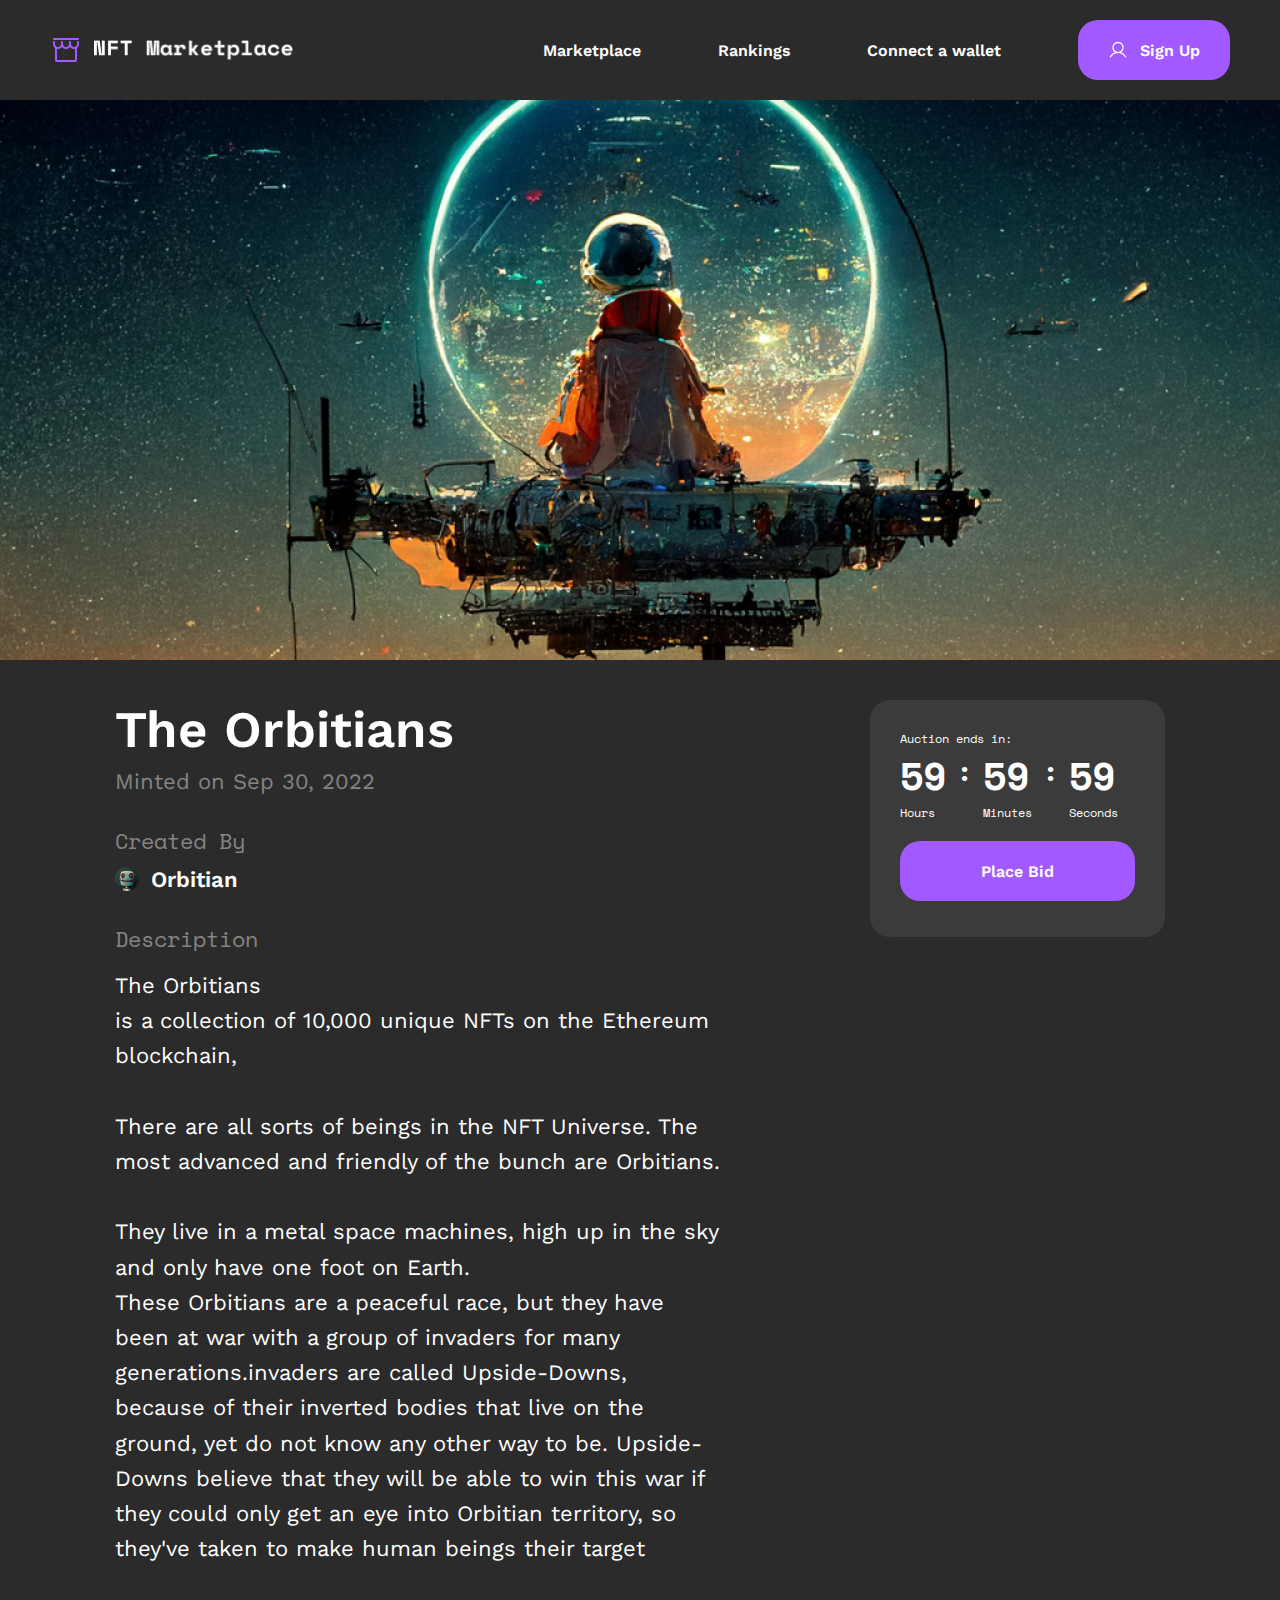
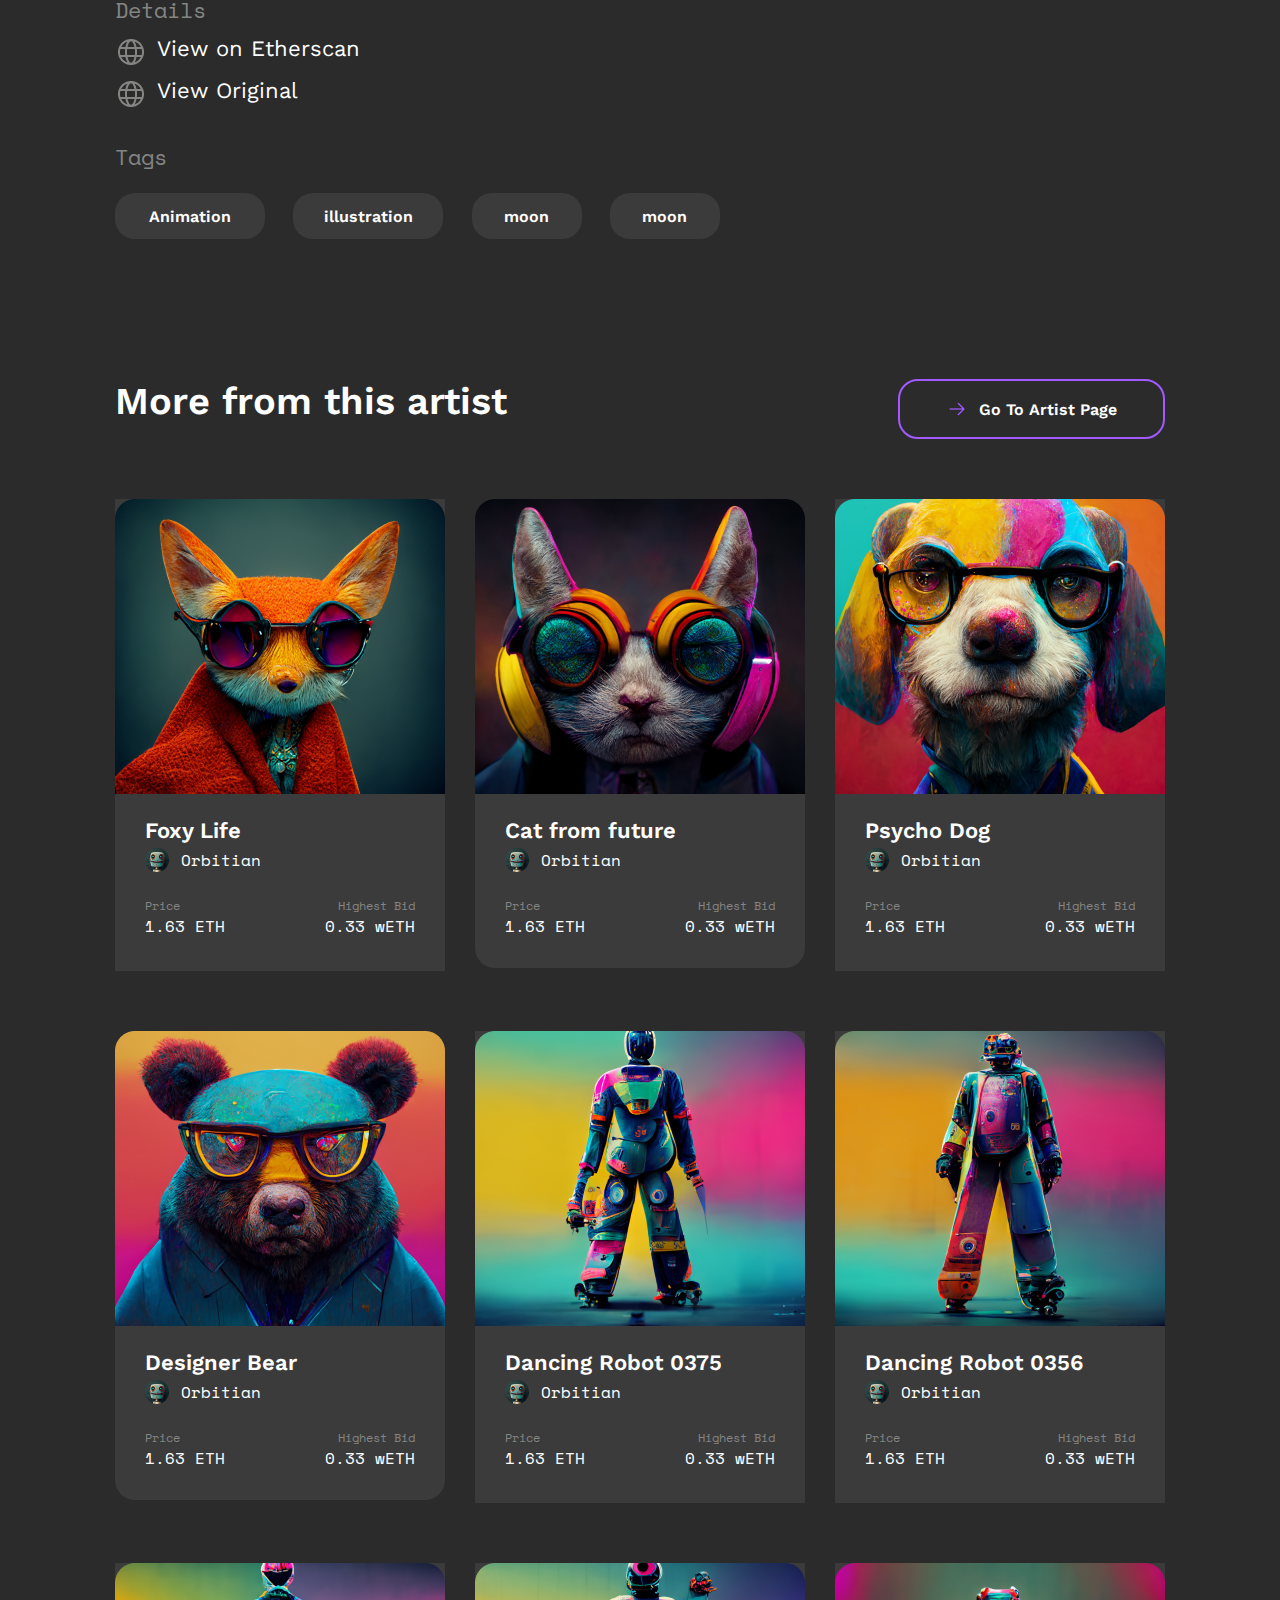
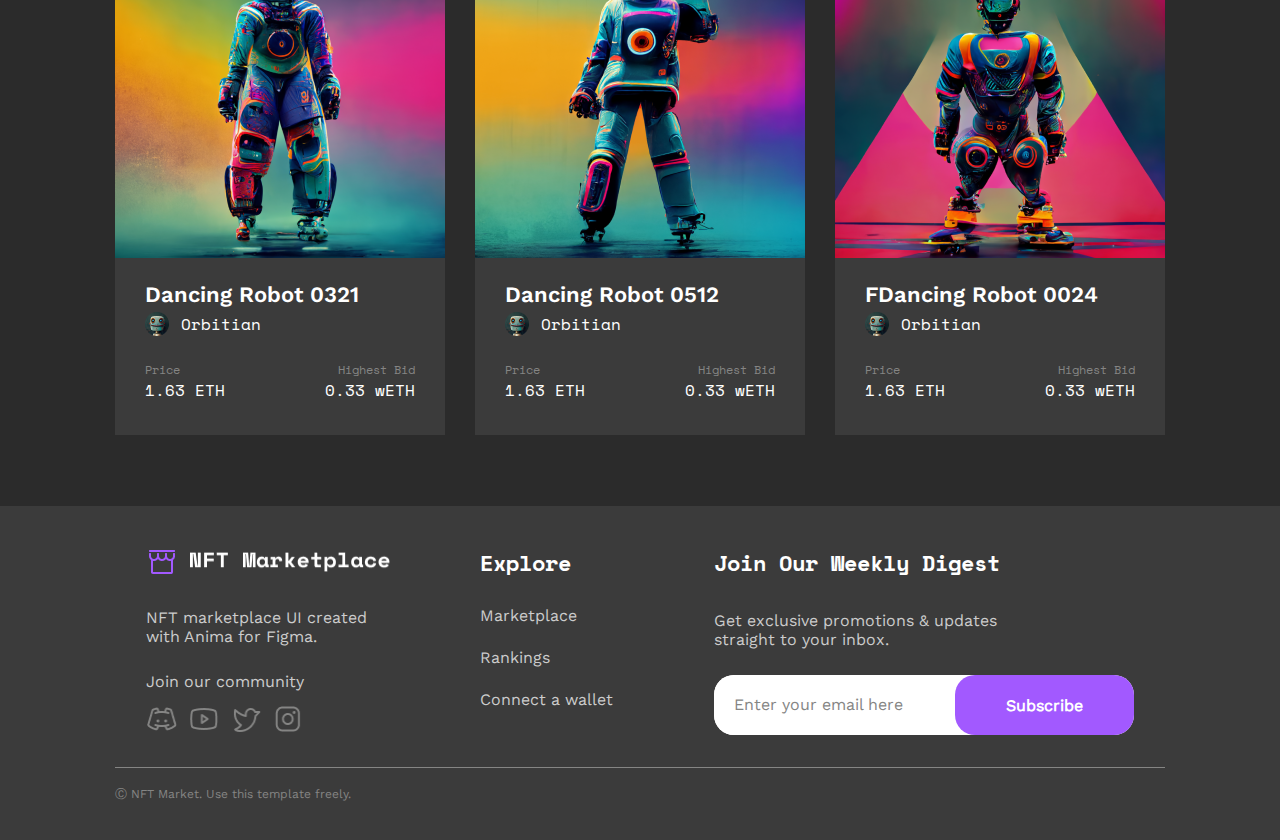
<file: index.html>
<!DOCTYPE html>
<html lang="en">
<head>
    <meta charset="UTF-8">
    <meta name="viewport" content="width=device-width, initial-scale=1.0">
    <link rel="stylesheet" href="style.css">
    <title>NFT page</title>
</head>
<body>
    <!--header start-->
    <header>
        <!--site logo-->
        <a class="header_image" href="index.html">
            <img class="image_logo_1" src="image/Storefront.png" alt="Storefront">
            <img class="image_logo_2" src="image/NFT Marketplace.png" alt="NFT">
        </a>
        <!--site logo end-->
        <!--menu navbar-->
        <nav class="navbar_menu">
            <a href="marketplace.html">Marketplace</a>
            <a href="rakings.html">Rankings</a>
            <a href="#">Connect a wallet</a>
            <button class="sign_up" type="button"><img class="sign_up_image" src="image/User.png" alt="User"> Sign Up</button>
        </nav>
        <!--menu navbar end-->
        <!--mobile version-->
        <a class="image_burger_menu" href=""><img src="image/Burger Menu.png" alt="burger_menu"></a>
    </header>
    <!--header end-->  
    <!--main start-->
    <main>
        <!--image-->
        <div class="section_1"></div>
        <!--image end-->
        <div class="section_2">
            <!--information text box and auction clock-->
            <div class="box_1">
                <div class="information_box">
                    <h1 class="the_orbitians">The Orbitians</h1>
                    <p class="paragrafi_1">Minted on Sep 30, 2022</p>
                    <div id="mobile_version" class="auction_timer">
                        <p class="auction_ends_in">Auction ends in:</p>
                        <div class="time_box">
                            <div class="time">
                                <p class="namber">59</p>
                                <p class="auction_ends_in">Hours</p>
                            </div>
                            <p class="orwertili">:</p>
                            <div class="time">
                                <p class="namber">59</p>
                                <p class="auction_ends_in">Minutes</p>
                            </div>
                            <p class="orwertili">:</p>
                            <div class="time">
                                <p class="namber">59</p>
                                <p class="auction_ends_in">Seconds</p>
                            </div>
                        </div>
                        <button class="place_bid" type="button">Place Bid</button>
                    </div>
                    <h4 class="h4_text">Created By</h4>
                    <div class="image_orbitian_box">
                        <img class="image_avatar" src="image/Avatar.png" alt="image_avatar">
                        <p class="paragrafi_orbitian">Orbitian</p>
                    </div>
                    <div id="mobile_dish_studio" class="image_orbitian_box">
                        <img class="image_avatar" src="image/Avatar 2.png" alt="image_avatar">
                        <p class="paragrafi_orbitian">Dish Studio</p>
                    </div>
                    <h4 class="h4_text">Description</h4>
                    <div class="box_paragraf_text">
                        <p class="box_paragraf_text_style">The Orbitians<br>
                            is a collection of 10,000 unique NFTs on the Ethereum blockchain,<br><br>There are all sorts of beings in the NFT Universe. The most advanced and friendly of the bunch are Orbitians. <br><br>They live in a metal space machines, high up in the sky and only have one foot on Earth.<br>
                            These Orbitians are a peaceful race, but they have been at war with a group of invaders for many generations.invaders are called Upside-Downs, because of their inverted bodies that live on the ground, yet do not know any other way to be. Upside-Downs believe that they will be able to win this war if they could only get an eye into Orbitian territory, so they've taken to make human beings their target
                        </p>
                    </div>
                    <h4 class="h4_text">Details</h4>
                    <div class="image_and_text_box">
                        <img class="image_globe" src="image/Globe.png" alt="globe">
                        <p class="paragrafi_2">View on Etherscan</p>
                    </div>
                    <div class="image_and_text_box">
                        <img class="image_globe" src="image/Globe.png" alt="globe">
                        <p class="paragrafi_2">View Original</p>
                    </div>
                    <h4 class="h4_text">Tags</h4>
                    <div class="tegs_box">
                        <div class="animation_box">
                            <p class="tegs_box_text_style">Animation</p>
                        </div>
                        <div id="illustration_box" class="animation_box">
                            <p class="tegs_box_text_style">illustration</p>
                        </div>
                        <div class="moon_box">
                            <p class="tegs_box_text_style">moon</p>
                        </div>
                        <div class="moon_box">
                            <p class="tegs_box_text_style">moon</p>
                        </div>
                    </div>
                </div>
                <div class="auction_timer">
                    <p class="auction_ends_in">Auction ends in:</p>
                    <div class="time_box">
                        <div class="time">
                            <p class="namber">59</p>
                            <p class="auction_ends_in">Hours</p>
                        </div>
                        <p class="orwertili">:</p>
                        <div class="time">
                            <p class="namber">59</p>
                            <p class="auction_ends_in">Minutes</p>
                        </div>
                        <p class="orwertili">:</p>
                        <div class="time">
                            <p class="namber">59</p>
                            <p class="auction_ends_in">Seconds</p>
                        </div>
                    </div>
                    <button class="place_bid" type="button">Place Bid</button>
                </div>
            </div>
        </div>
        <!--information text box and auction clock end-->
        <!--artist cards-->
        <div class="section_3">
            <div class="more_from_this_artist">
                <h1 class="section_3_h1_text">More from this artist</h1>
                <button class="go_to_artist_page" type="button"><img src="image/ArrowRight.png" alt="image_arrow"> Go To Artist Page</button>
            </div>
            <!--all 9 cards-->
            <div class="card_box">
                <div class="card_none" class="card_1">
                    <img class="image_card" src="image/Image.png" alt="image_card1">
                    <div class="person_information">
                        <p class="person_name">Foxy Life</p>
                        <div class="image_orbitian_box_2">
                            <img src="image/Avatar.png" alt="image_avatar">
                            <p class="paragrafi_orbitian_2">Orbitian</p>
                        </div>
                        <div class="information_plus">
                            <div class="price_box">
                                <p class="price_style">Price</p>
                                <p class="price_style_number">1.63 ETH</p>
                            </div>
                            <div class="price_box">
                                <p class="highest_bid">Highest Bid</p>
                                <p class="highest_bid_number">0.33 wETH</p>
                            </div>
                        </div>
                    </div>
                </div>
                <div class="card_1">
                    <img class="image_card" src="image/Image Placeholder (1).png" alt="image_card1">
                    <div class="person_information">
                        <p class="person_name">Cat from future</p>
                        <div class="image_orbitian_box_2">
                            <img src="image/Avatar.png" alt="image_avatar">
                            <p class="paragrafi_orbitian_2">Orbitian</p>
                        </div>
                        <div class="information_plus">
                            <div class="price_box">
                                <p class="price_style">Price</p>
                                <p class="price_style_number">1.63 ETH</p>
                            </div>
                            <div class="price_box">
                                <p class="highest_bid">Highest Bid</p>
                                <p class="highest_bid_number">0.33 wETH</p>
                            </div>
                        </div>
                    </div>
                </div>
                <div class="card_none" class="card_1">
                    <img class="image_card" src="image/Image Placeholder (2).png" alt="image_card1">
                    <div class="person_information">
                        <p class="person_name">Psycho Dog</p>
                        <div class="image_orbitian_box_2">
                            <img src="image/Avatar.png" alt="image_avatar">
                            <p class="paragrafi_orbitian_2">Orbitian</p>
                        </div>
                        <div class="information_plus">
                            <div class="price_box">
                                <p class="price_style">Price</p>
                                <p class="price_style_number">1.63 ETH</p>
                            </div>
                            <div class="price_box">
                                <p class="highest_bid">Highest Bid</p>
                                <p class="highest_bid_number">0.33 wETH</p>
                            </div>
                        </div>
                    </div>
                </div>
                <div class="card_1">
                    <img class="image_card" src="image/Image Placeholder (3).png" alt="image_card1">
                    <div class="person_information">
                        <p class="person_name">Designer Bear</p>
                        <div class="image_orbitian_box_2">
                            <img src="image/Avatar.png" alt="image_avatar">
                            <p class="paragrafi_orbitian_2">Orbitian</p>
                        </div>
                        <div class="information_plus">
                            <div class="price_box">
                                <p class="price_style">Price</p>
                                <p class="price_style_number">1.63 ETH</p>
                            </div>
                            <div class="price_box">
                                <p class="highest_bid">Highest Bid</p>
                                <p class="highest_bid_number">0.33 wETH</p>
                            </div>
                        </div>
                    </div>
                </div>
                <div class="card_none" class="card_1">
                    <img class="image_card" src="image/Image Placeholder (4).png" alt="image_card1">
                    <div class="person_information">
                        <p class="person_name">Dancing Robot 0375</p>
                        <div class="image_orbitian_box_2">
                            <img src="image/Avatar.png" alt="image_avatar">
                            <p class="paragrafi_orbitian_2">Orbitian</p>
                        </div>
                        <div class="information_plus">
                            <div class="price_box">
                                <p class="price_style">Price</p>
                                <p class="price_style_number">1.63 ETH</p>
                            </div>
                            <div class="price_box">
                                <p class="highest_bid">Highest Bid</p>
                                <p class="highest_bid_number">0.33 wETH</p>
                            </div>
                        </div>
                    </div>
                </div>
                <div class="card_none" class="card_1">
                    <img class="image_card" src="image/Image Placeholder (5).png" alt="image_card1">
                    <div class="person_information">
                        <p class="person_name">Dancing Robot 0356</p>
                        <div class="image_orbitian_box_2">
                            <img src="image/Avatar.png" alt="image_avatar">
                            <p class="paragrafi_orbitian_2">Orbitian</p>
                        </div>
                        <div class="information_plus">
                            <div class="price_box">
                                <p class="price_style">Price</p>
                                <p class="price_style_number">1.63 ETH</p>
                            </div>
                            <div class="price_box">
                                <p class="highest_bid">Highest Bid</p>
                                <p class="highest_bid_number">0.33 wETH</p>
                            </div>
                        </div>
                    </div>
                </div>
                <div class="card_none" class="card_1">
                    <img class="image_card" src="image/Image (1).png" alt="image_card1">
                    <div class="person_information">
                        <p class="person_name">Dancing Robot 0321</p>
                        <div class="image_orbitian_box_2">
                            <img src="image/Avatar.png" alt="image_avatar">
                            <p class="paragrafi_orbitian_2">Orbitian</p>
                        </div>
                        <div class="information_plus">
                            <div class="price_box">
                                <p class="price_style">Price</p>
                                <p class="price_style_number">1.63 ETH</p>
                            </div>
                            <div class="price_box">
                                <p class="highest_bid">Highest Bid</p>
                                <p class="highest_bid_number">0.33 wETH</p>
                            </div>
                        </div>
                    </div>
                </div>
                <div class="card_none" class="card_1">
                    <img class="image_card" src="image/Image Placeholder (6).png" alt="image_card1">
                    <div class="person_information">
                        <p class="person_name">Dancing Robot 0512</p>
                        <div class="image_orbitian_box_2">
                            <img src="image/Avatar.png" alt="image_avatar">
                            <p class="paragrafi_orbitian_2">Orbitian</p>
                        </div>
                        <div class="information_plus">
                            <div class="price_box">
                                <p class="price_style">Price</p>
                                <p class="price_style_number">1.63 ETH</p>
                            </div>
                            <div class="price_box">
                                <p class="highest_bid">Highest Bid</p>
                                <p class="highest_bid_number">0.33 wETH</p>
                            </div>
                        </div>
                    </div>
                </div>
                <div class="card_none" class="card_1">
                    <img class="image_card" src="image/Image Placeholder (7).png" alt="image_card1">
                    <div class="person_information">
                        <p class="person_name">FDancing Robot 0024</p>
                        <div class="image_orbitian_box_2">
                            <img src="image/Avatar.png" alt="image_avatar">
                            <p class="paragrafi_orbitian_2">Orbitian</p>
                        </div>
                        <div class="information_plus">
                            <div class="price_box">
                                <p class="price_style">Price</p>
                                <p class="price_style_number">1.63 ETH</p>
                            </div>
                            <div class="price_box">
                                <p class="highest_bid">Highest Bid</p>
                                <p class="highest_bid_number">0.33 wETH</p>
                            </div>
                        </div>
                    </div>
                </div>
                <!--mobile version-->
                <button id="mobile_go_to_artist_page" class="go_to_artist_page" type="button"><img src="image/ArrowRight.png" alt="image_arrow"> Go To Artist Page</button>
            </div>
            <!--all 9 cards end-->
        </div>
        <!--artist cards end-->
    </main>
    <!--main end-->
    <!--last part-->
    <div class="last_part">
        <div class="section_4">
            <div class="box_2">
                <div class="sveti_1">
                    <!--site logo-->
                    <a class="header_image_mobile" href="index.html">
                        <img class="image_logo_1_mobile" src="image/Storefront.png" alt="Storefront">
                        <img class="image_logo_2_mobile" src="image/NFT Marketplace.png" alt="NFT">
                    </a>
                    <!--site logo end-->
                    <div class="paragrafi_3">
                        <p class="paragrafi_3_style">NFT marketplace UI created with Anima for Figma.</p>
                    </div>
                    <div id="paragrafi_4" class="paragrafi_3">
                        <p class="paragrafi_3_style">Join our community</p>
                    </div>
                    <!--image soc media-->
                    <div class="soc_image_box">
                        <img class="logo_soc" src="image/DiscordLogo.png" alt="DiscordLogo">
                        <img class="logo_soc" src="image/YoutubeLogo.png" alt="YoutubeLogo">
                        <img class="logo_soc" src="image/TwitterLogo.png" alt="TwitterLogo">
                        <img class="logo_soc" src="image/InstagramLogo.png" alt="InstagramLogo">
                    </div>
                    <!--image soc media end-->
                </div>
                <div class="sveti_2">
                    <div class="explore_box">
                        <p class="explore_style">Explore</p>
                    </div>
                    <div class="marketplace">
                        <p class="paragrafi_3_style">Marketplace</p>
                    </div>
                    <div class="rankings">
                        <p class="paragrafi_3_style">Rankings</p>
                    </div>
                    <div class="rankings">
                        <p class="paragrafi_3_style">Connect a wallet</p>
                    </div>
                </div>
                <div class="sveti_3">
                    <div id="join_our" class="explore_box">
                        <p class="explore_style">Join our weekly digest</p>
                    </div>
                    <div id="paragrafi_5" class="paragrafi_3">
                        <p class="paragrafi_3_style">Get exclusive promotions & updates straight to your inbox.</p>
                    </div>
                    <div class="input_box">
                        <input class="input_1" type="email" placeholder="Enter your email here">
                        <button class="subscrible" type="button">Subscribe</button>
                        <button class="mobile_button"><img class="sign_up_ima" src="image/EnvelopeSimple.png" alt="meil_image"> Subscribe</button>
                    </div>
                </div>
            </div>
            <div class="box_3">
                <div class="paragrafi_6">
                    <p class="paragrafi_6_style">Ⓒ NFT Market. Use this template freely.</p>
                </div>
            </div>
        </div>
    </div>
    <!--last part end-->
</body>
</html>
</file>
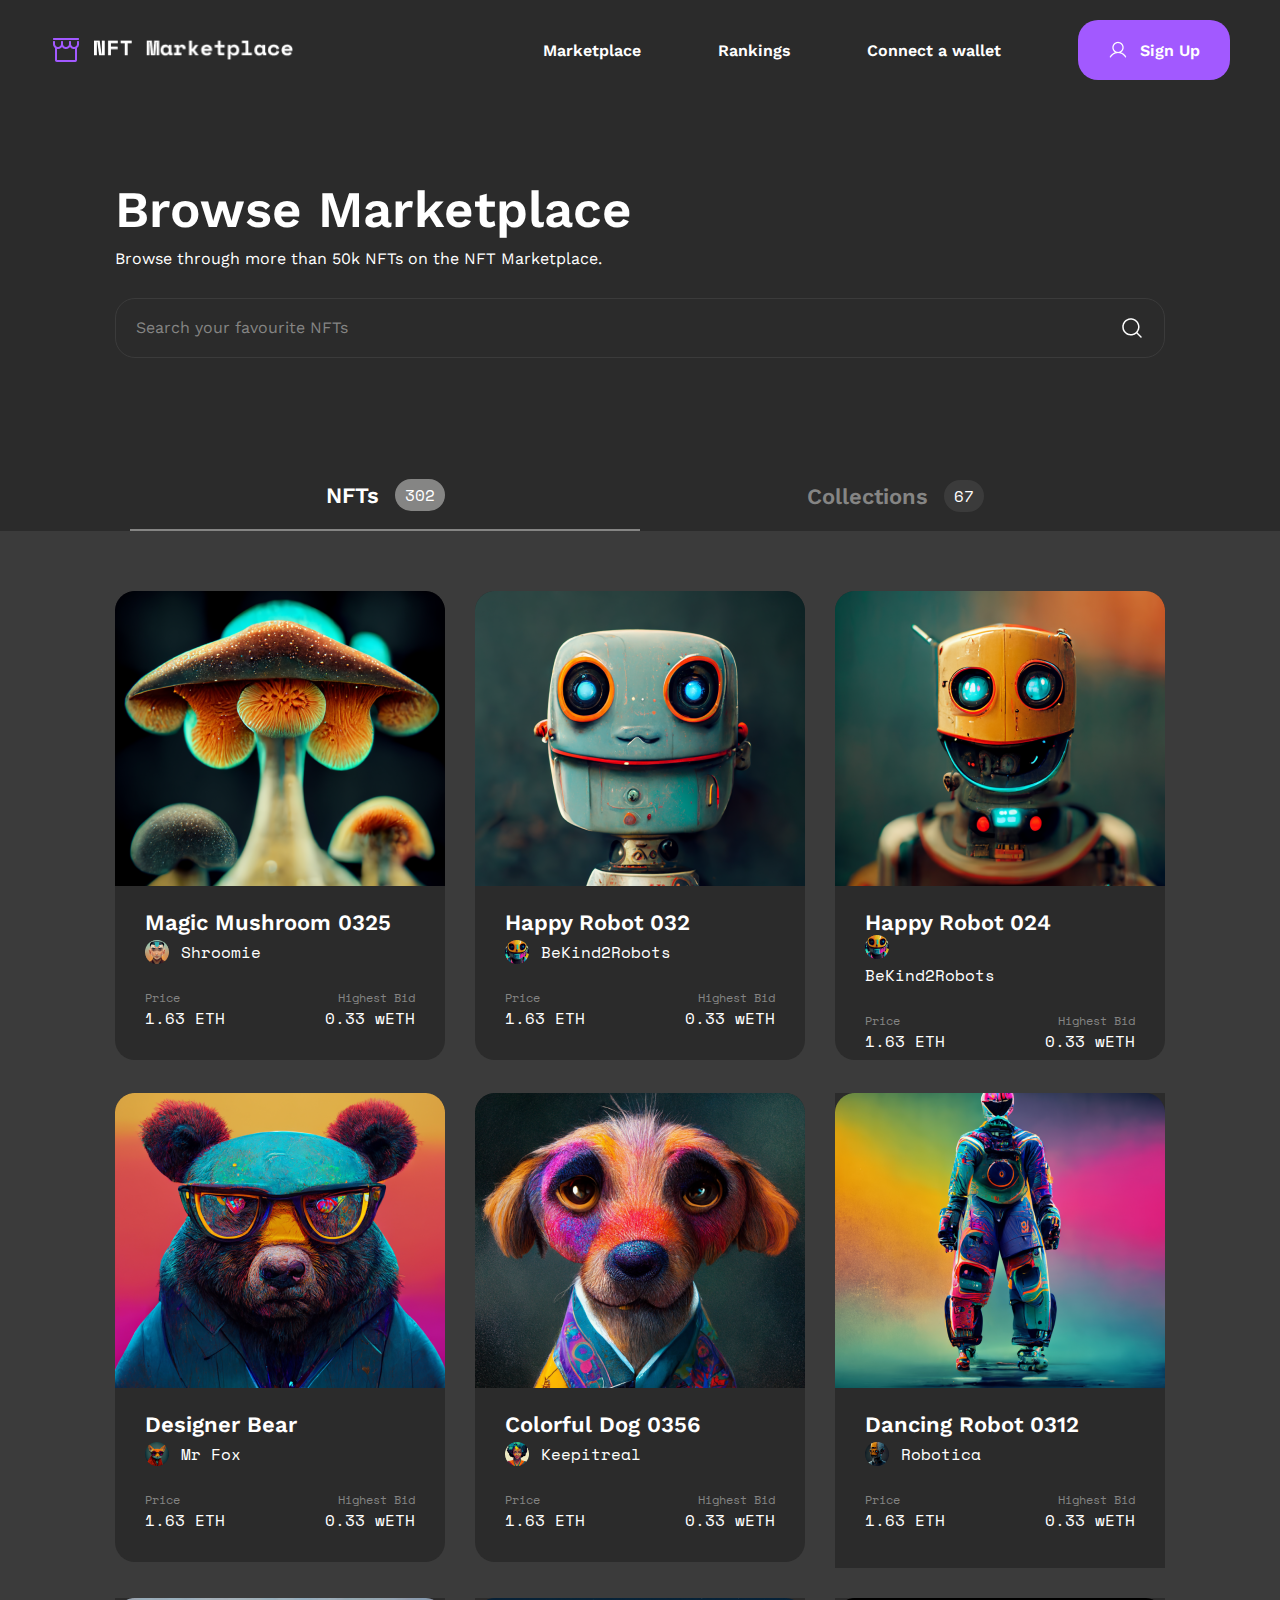
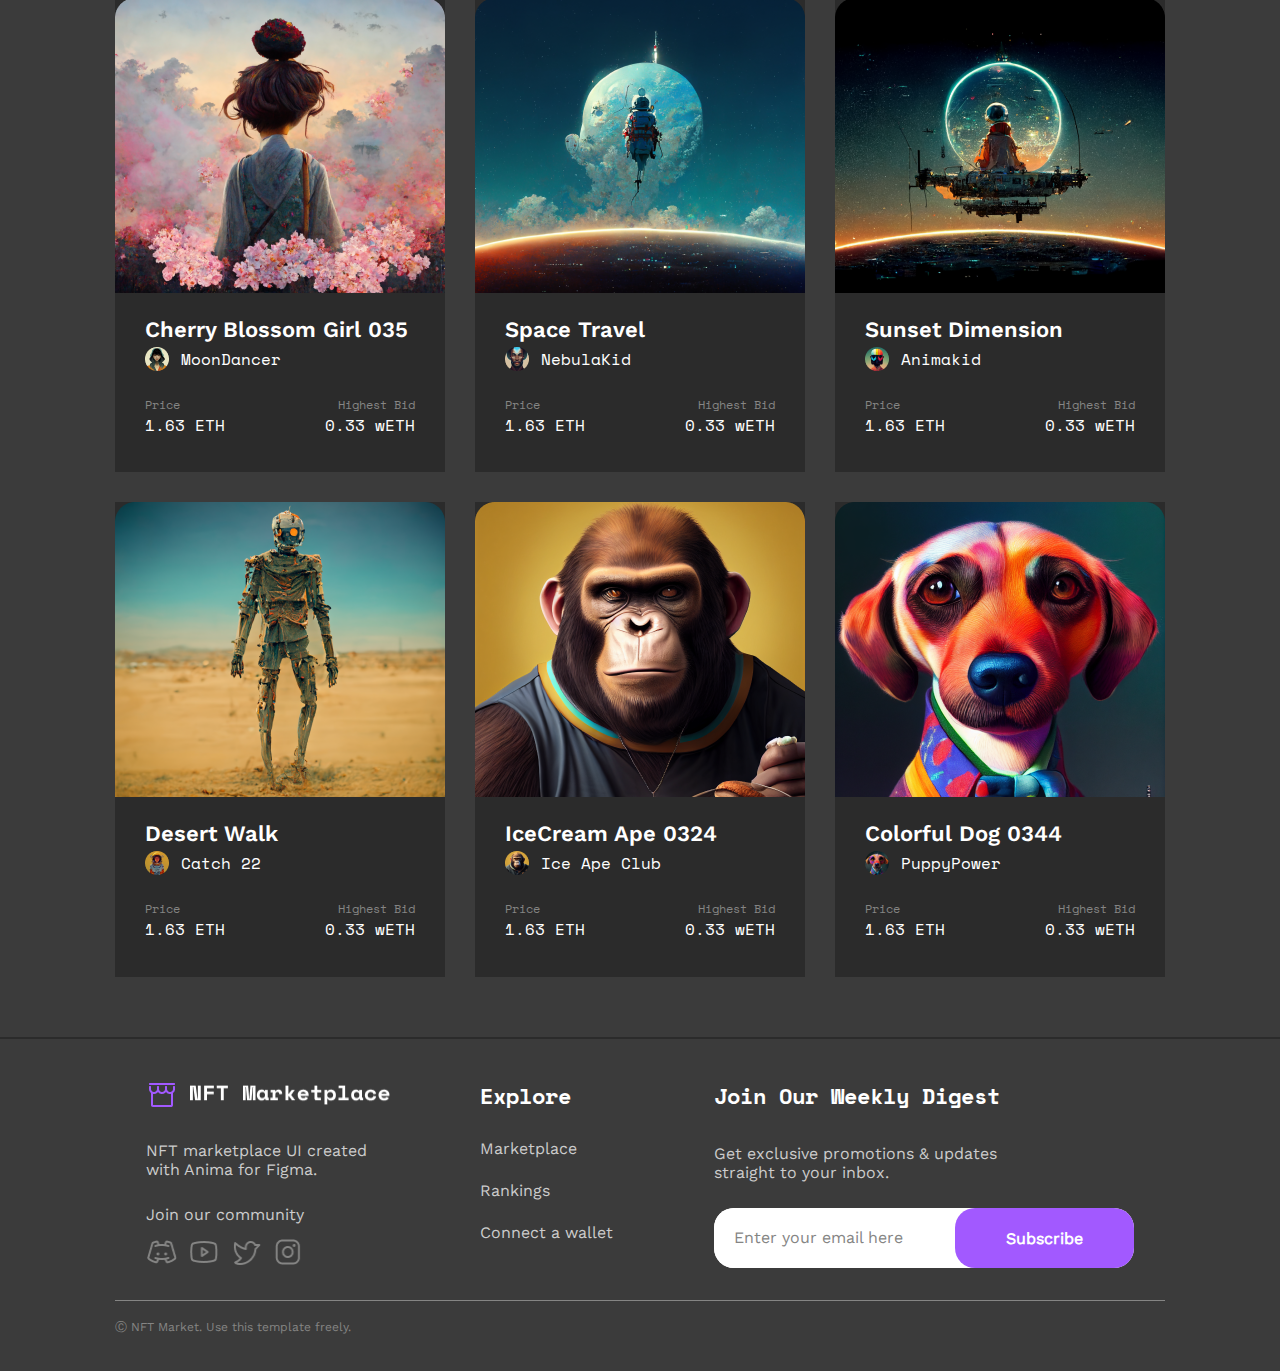
<file: marketplace.html>
<!DOCTYPE html>
<html lang="en">
<head>
    <meta charset="UTF-8">
    <meta name="viewport" content="width=device-width, initial-scale=1.0">
    <link rel="stylesheet" href="style.css">
    <title>Marketplace</title>
</head>
<body>
    <!--header start-->
    <header>
        <!--site logo-->
        <a class="header_image" href="index.html">
            <img class="image_logo_1" src="image/Storefront.png" alt="Storefront">
            <img class="image_logo_2" src="image/NFT Marketplace.png" alt="NFT">
        </a>
        <!--site logo end-->
        <!--menu navbar-->
        <nav class="navbar_menu">
            <a href="marketplace.html">Marketplace</a>
            <a href="rakings.html">Rankings</a>
            <a href="#">Connect a wallet</a>
            <button class="sign_up" type="button"><img class="sign_up_image" src="image/User.png" alt="User"> Sign Up</button>
        </nav>
        <!--menu navbar end-->
        <!--mobile version-->
        <a class="image_burger_menu" href=""><img src="image/Burger Menu.png" alt="burger_menu"></a>
    </header>
    <!--header end-->  
    <!--main start-->
    <main>
        <!--search box -->
        <div class="marketplace_section_1">
            <h1 class="the_orbitians">Browse Marketplace</h1>
            <p class="marketplace_section_1_paragraf">Browse through more than 50k NFTs on the NFT Marketplace.</p>
            <form>
                <input class="section_1_input" type="text" placeholder="Search your favourite NFTs">
            </form>
        </div>
        <!--search box end-->
        <!--section 2(nfts and collections box)-->
        <div class="marketplace_section_2">
            <div class="section_2_box_1">
                <div class="section_2_nfts">
                    <p class="nfts_text">NFTs</p>
                    <div class="number_box">
                        <p class="number_style">302</p>
                    </div>
                </div>
                <div class="section_2_collections">
                    <p id="collections_text" class="nfts_text">Collections</p>
                    <div id="number_box_2" class="number_box">
                        <p class="number_style">67</p>
                    </div>
                </div>
            </div>
        </div>
        <!--section 2(nfts and collections box)-->
        <!--card box section 3-->
        <div class="marketplace_section_3">
            <!--12 card-->
            <div class="marketplace_card_box">
                <!--1-->
                <div class="marketplace_card_1">
                    <img class="marketplace_image_card" src="image/Image Placeholder 20.png" alt="image_card1">
                    <div class="marketplace_person_information">
                        <p class="marketplace_person_name">Magic Mushroom 0325</p>
                        <div class="marketplace_image_orbitian_box_2">
                            <img src="image/Avatar 10.png" alt="image_avatar">
                            <p class="marketplace_paragrafi_orbitian_2">Shroomie</p>
                        </div>
                        <div class="marketplace_information_plus">
                            <div class="marketplace_price_box">
                                <p class="marketplace_price_style">Price</p>
                                <p class="marketplace_price_style_number">1.63 ETH</p>
                            </div>
                            <div class="marketplace_price_box">
                                <p class="marketplace_highest_bid">Highest Bid</p>
                                <p class="marketplace_highest_bid_number">0.33 wETH</p>
                            </div>
                        </div>
                    </div>
                </div>
                <!--2-->
                <div class="marketplace_card_1">
                    <img class="marketplace_image_card" src="image/Image Placeholder (10).png" alt="image_card2">
                    <div class="marketplace_person_information">
                        <p class="marketplace_person_name">Happy Robot 032</p>
                        <div class="marketplace_image_orbitian_box_2">
                            <img src="image/Avatar (1).png" alt="image_avatar2">
                            <p class="marketplace_paragrafi_orbitian_2">BeKind2Robots</p>
                        </div>
                        <div class="marketplace_information_plus">
                            <div class="marketplace_price_box">
                                <p class="marketplace_price_style">Price</p>
                                <p class="marketplace_price_style_number">1.63 ETH</p>
                            </div>
                            <div class="marketplace_price_box">
                                <p class="marketplace_highest_bid">Highest Bid</p>
                                <p class="marketplace_highest_bid_number">0.33 wETH</p>
                            </div>
                        </div>
                    </div>
                </div>
                <!--3-->
                <div class="marketplace_card_1">
                    <img class="marketplace_image_card" src="image/Image Placeholder (12).png" alt="image_card3">
                    <div class="marketplace_person_information">
                        <p class="marketplace_person_name">Happy Robot 024</p>
                        <div class="marketplace_vimage_orbitian_box_2">
                            <img src="image/Avatar (1).png" alt="image_avatar3">
                            <p class="marketplace_paragrafi_orbitian_2">BeKind2Robots</p>
                        </div>
                        <div class="marketplace_information_plus">
                            <div class="marketplace_price_box">
                                <p class="marketplace_price_style">Price</p>
                                <p class="marketplace_price_style_number">1.63 ETH</p>
                            </div>
                            <div class="marketplace_price_box">
                                <p class="marketplace_highest_bid">Highest Bid</p>
                                <p class="marketplace_highest_bid_number">0.33 wETH</p>
                            </div>
                        </div>
                    </div>
                </div>
                <!--4-->
                <div class="marketplace_card_1">
                    <img class="marketplace_image_card" src="image/Image Placeholder (3).png" alt="image_card4">
                    <div class="marketplace_person_information">
                        <p class="marketplace_person_name">Designer Bear</p>
                        <div class="marketplace_image_orbitian_box_2">
                            <img src="image/Avatar (2).png" alt="image_avatar4">
                            <p class="marketplace_paragrafi_orbitian_2">Mr Fox</p>
                        </div>
                        <div class="marketplace_information_plus">
                            <div class="marketplace_price_box">
                                <p class="marketplace_price_style">Price</p>
                                <p class="marketplace_price_style_number">1.63 ETH</p>
                            </div>
                            <div class="marketplace_price_box">
                                <p class="marketplace_highest_bid">Highest Bid</p>
                                <p class="marketplace_highest_bid_number">0.33 wETH</p>
                            </div>
                        </div>
                    </div>
                </div>
                <!--5-->
                <div class="marketplace_card_1">
                    <img class="marketplace_image_card" src="image/Image Placeholder (13).png" alt="image_card5">
                    <div class="marketplace_person_information">
                        <p class="marketplace_person_name">Colorful Dog 0356</p>
                        <div class="marketplace_image_orbitian_box_2">
                            <img src="image/Avatar (3).png" alt="image_avatar5">
                            <p class="marketplace_paragrafi_orbitian_2">Keepitreal</p>
                        </div>
                        <div class="marketplace_information_plus">
                            <div class="marketplace_price_box">
                                <p class="marketplace_price_style">Price</p>
                                <p class="marketplace_price_style_number">1.63 ETH</p>
                            </div>
                            <div class="marketplace_price_box">
                                <p class="marketplace_highest_bid">Highest Bid</p>
                                <p class="marketplace_highest_bid_number">0.33 wETH</p>
                            </div>
                        </div>
                    </div>
                </div>
                <!--6-->
                <!--class="marketplace_mobile_none"- mobile version none-->
                <div class="marketplace_mobile_none" class="marketplace_card_1">
                    <img class="marketplace_image_card" src="image/Image (1).png" alt="image_card6">
                    <div class="marketplace_person_information">
                        <p class="marketplace_person_name">Dancing Robot 0312</p>
                        <div class="marketplace_image_orbitian_box_2">
                            <img src="image/Avatar (4).png" alt="image_avatar6">
                            <p class="marketplace_paragrafi_orbitian_2">Robotica</p>
                        </div>
                        <div class="marketplace_information_plus">
                            <div class="marketplace_price_box">
                                <p class="marketplace_price_style">Price</p>
                                <p class="marketplace_price_style_number">1.63 ETH</p>
                            </div>
                            <div class="marketplace_price_box">
                                <p class="marketplace_highest_bid">Highest Bid</p>
                                <p class="marketplace_highest_bid_number">0.33 wETH</p>
                            </div>
                        </div>
                    </div>
                </div>
                <!--7-->
                <div class="marketplace_mobile_none" class="marketplace_card_1">
                    <img class="marketplace_image_card" src="image/Image Placeholder (14).png" alt="image_card7">
                    <div class="marketplace_person_information">
                        <p class="marketplace_person_name">Cherry Blossom Girl 035</p>
                        <div class="marketplace_image_orbitian_box_2">
                            <img src="image/Asset 12 2.png" alt="image_avatar7">
                            <p class="marketplace_paragrafi_orbitian_2">MoonDancer</p>
                        </div>
                        <div class="marketplace_information_plus">
                            <div class="marketplace_price_box">
                                <p class="marketplace_price_style">Price</p>
                                <p class="marketplace_price_style_number">1.63 ETH</p>
                            </div>
                            <div class="marketplace_price_box">
                                <p class="marketplace_highest_bid">Highest Bid</p>
                                <p class="marketplace_highest_bid_number">0.33 wETH</p>
                            </div>
                        </div>
                    </div>
                </div>
                <!--8-->
                <div class="marketplace_mobile_none" class="marketplace_card_1">
                    <img class="marketplace_image_card" src="image/Image Placeholder (15).png" alt="image_card8">
                    <div class="marketplace_person_information">
                        <p class="marketplace_person_name">Space Travel</p>
                        <div class="marketplace_image_orbitian_box_2">
                            <img src="image/Avatar (5).png" alt="image_avatar8">
                            <p class="marketplace_paragrafi_orbitian_2">NebulaKid</p>
                        </div>
                        <div class="marketplace_information_plus">
                            <div class="marketplace_price_box">
                                <p class="marketplace_price_style">Price</p>
                                <p class="marketplace_price_style_number">1.63 ETH</p>
                            </div>
                            <div class="marketplace_price_box">
                                <p class="marketplace_highest_bid">Highest Bid</p>
                                <p class="marketplace_highest_bid_number">0.33 wETH</p>
                            </div>
                        </div>
                    </div>
                </div>
                <!--9-->
                <div class="marketplace_mobile_none" class="marketplace_card_1">
                    <img class="marketplace_image_card" src="image/Image Placeholder (16).png" alt="image_card9">
                    <div class="marketplace_person_information">
                        <p class="marketplace_person_name">Sunset Dimension</p>
                        <div class="marketplace_image_orbitian_box_2">
                            <img src="image/Asset 12 2 (1).png" alt="image_avata9">
                            <p class="marketplace_paragrafi_orbitian_2">Animakid</p>
                        </div>
                        <div class="marketplace_information_plus">
                            <div class="marketplace_price_box">
                                <p class="marketplace_price_style">Price</p>
                                <p class="marketplace_price_style_number">1.63 ETH</p>
                            </div>
                            <div class="marketplace_price_box">
                                <p class="marketplace_highest_bid">Highest Bid</p>
                                <p class="marketplace_highest_bid_number">0.33 wETH</p>
                            </div>
                        </div>
                    </div>
                </div>
                <!--10-->
                <div class="marketplace_mobile_none" class="marketplace_card_1">
                    <img class="marketplace_image_card" src="image/Image Placeholder (17).png" alt="image_card10">
                    <div class="marketplace_person_information">
                        <p class="marketplace_person_name">Desert Walk</p>
                        <div class="marketplace_image_orbitian_box_2">
                            <img src="image/avatar 14.png" alt="image_avatar10">
                            <p class="marketplace_paragrafi_orbitian_2">Catch 22</p>
                        </div>
                        <div class="marketplace_information_plus">
                            <div class="marketplace_price_box">
                                <p class="marketplace_price_style">Price</p>
                                <p class="marketplace_price_style_number">1.63 ETH</p>
                            </div>
                            <div class="marketplace_price_box">
                                <p class="marketplace_highest_bid">Highest Bid</p>
                                <p class="marketplace_highest_bid_number">0.33 wETH</p>
                            </div>
                        </div>
                    </div>
                </div>
                <!--11-->
                <div class="marketplace_mobile_none" class="marketplace_card_1">
                    <img class="marketplace_image_card" src="image/Image Placeholder (8).png" alt="image_card11">
                    <div class="marketplace_person_information">
                        <p class="marketplace_person_name">IceCream Ape 0324</p>
                        <div class="marketplace_image_orbitian_box_2">
                            <img src="image/Asset 15.png" alt="image_avatar11">
                            <p class="marketplace_paragrafi_orbitian_2">Ice Ape Club</p>
                        </div>
                        <div class="marketplace_information_plus">
                            <div class="marketplace_price_box">
                                <p class="marketplace_price_style">Price</p>
                                <p class="marketplace_price_style_number">1.63 ETH</p>
                            </div>
                            <div class="marketplace_price_box">
                                <p class="marketplace_highest_bid">Highest Bid</p>
                                <p class="marketplace_highest_bid_number">0.33 wETH</p>
                            </div>
                        </div>
                    </div>
                </div>
                <!--12-->
                <div class="marketplace_mobile_none" class="marketplace_card_1">
                    <img class="marketplace_image_card" src="image/Image Placeholder (9).png" alt="image_card12">
                    <div class="person_information">
                        <p class="marketplace_person_name">Colorful Dog 0344</p>
                        <div class="marketplace_image_orbitian_box_2">
                            <img src="image/Avatar (6).png" alt="image_avatar12">
                            <p class="marketplace_paragrafi_orbitian_2">PuppyPower</p>
                        </div>
                        <div class="marketplace_information_plus">
                            <div class="marketplace_price_box">
                                <p class="marketplace_price_style">Price</p>
                                <p class="marketplace_price_style_number">1.63 ETH</p>
                            </div>
                            <div class="marketplace_price_box">
                                <p class="marketplace_highest_bid">Highest Bid</p>
                                <p class="marketplace_highest_bid_number">0.33 wETH</p>
                            </div>
                        </div>
                    </div>
                </div>
            </div>
            <!--12 card end-->
        </div>
    </main>
    <!--main end-->
    <div class="last_part">
        <div id="marketplace_last_part" class="section_4">
            <div class="box_2">
                <div class="sveti_1">
                    <!--site logo-->
                    <a class="header_image_mobile" href="index.html">
                        <img class="image_logo_1_mobile" src="image/Storefront.png" alt="Storefront">
                        <img class="image_logo_2_mobile" src="image/NFT Marketplace.png" alt="NFT">
                    </a>
                    <!--site logo end-->
                    <div class="paragrafi_3">
                        <p class="paragrafi_3_style">NFT marketplace UI created with Anima for Figma.</p>
                    </div>
                    <div id="paragrafi_4" class="paragrafi_3">
                        <p class="paragrafi_3_style">Join our community</p>
                    </div>
                    <!--image soc media-->
                    <div class="soc_image_box">
                        <img class="logo_soc" src="image/DiscordLogo.png" alt="DiscordLogo">
                        <img class="logo_soc" src="image/YoutubeLogo.png" alt="YoutubeLogo">
                        <img class="logo_soc" src="image/TwitterLogo.png" alt="TwitterLogo">
                        <img class="logo_soc" src="image/InstagramLogo.png" alt="InstagramLogo">
                    </div>
                    <!--image soc media end-->
                </div>
                <div class="sveti_2">
                    <div class="explore_box">
                        <p class="explore_style">Explore</p>
                    </div>
                    <div class="marketplace">
                        <p class="paragrafi_3_style">Marketplace</p>
                    </div>
                    <div class="rankings">
                        <p class="paragrafi_3_style">Rankings</p>
                    </div>
                    <div class="rankings">
                        <p class="paragrafi_3_style">Connect a wallet</p>
                    </div>
                </div>
                <div class="sveti_3">
                    <div id="join_our" class="explore_box">
                        <p class="explore_style">Join our weekly digest</p>
                    </div>
                    <div id="paragrafi_5" class="paragrafi_3">
                        <p class="paragrafi_3_style">Get exclusive promotions & updates straight to your inbox.</p>
                    </div>
                    <div class="input_box">
                        <input class="input_1" type="email" placeholder="Enter your email here">
                        <button class="subscrible" type="button">Subscribe</button>
                        <button class="mobile_button"><img class="sign_up_ima" src="image/EnvelopeSimple.png" alt="meil_image"> Subscribe</button>
                    </div>
                </div>
            </div>
            <div class="box_3">
                <div class="paragrafi_6">
                    <p class="paragrafi_6_style">Ⓒ NFT Market. Use this template freely.</p>
                </div>
            </div>
        </div>
    </div>
</body>
</html>
</file>
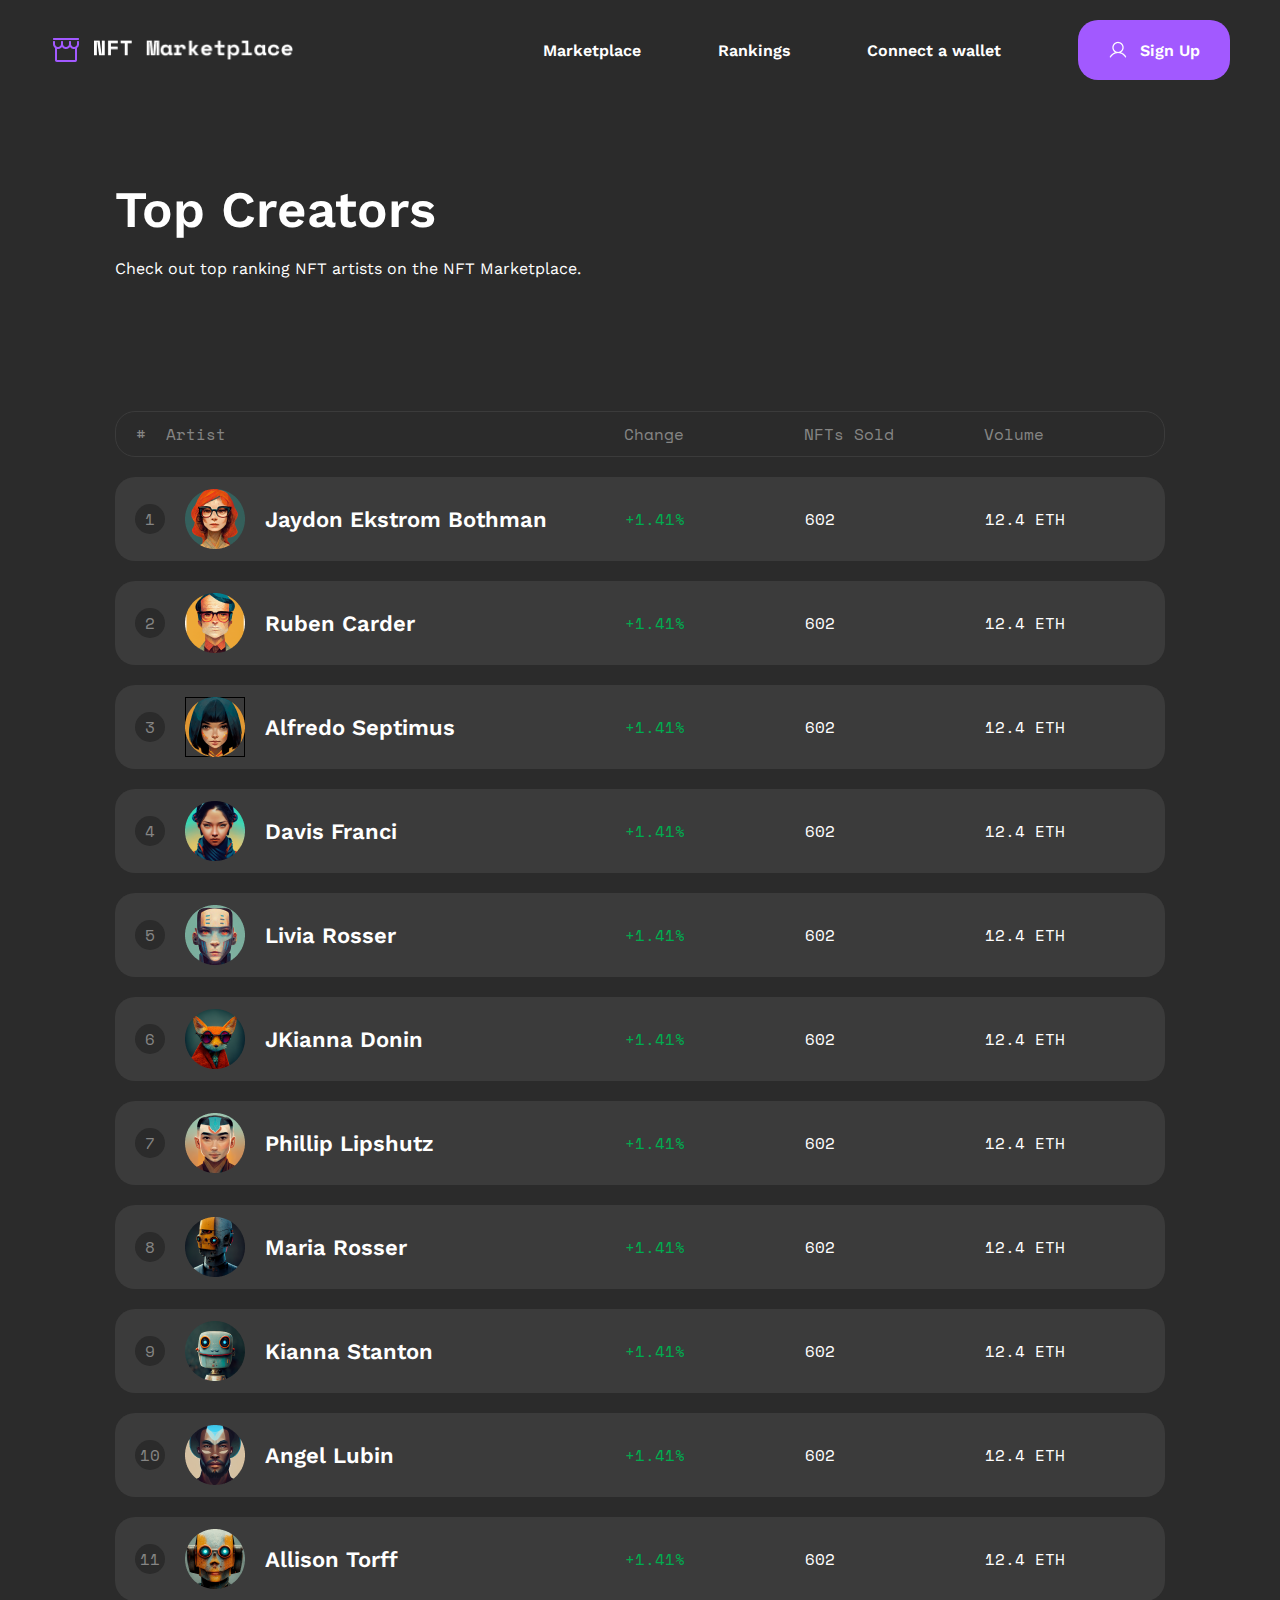
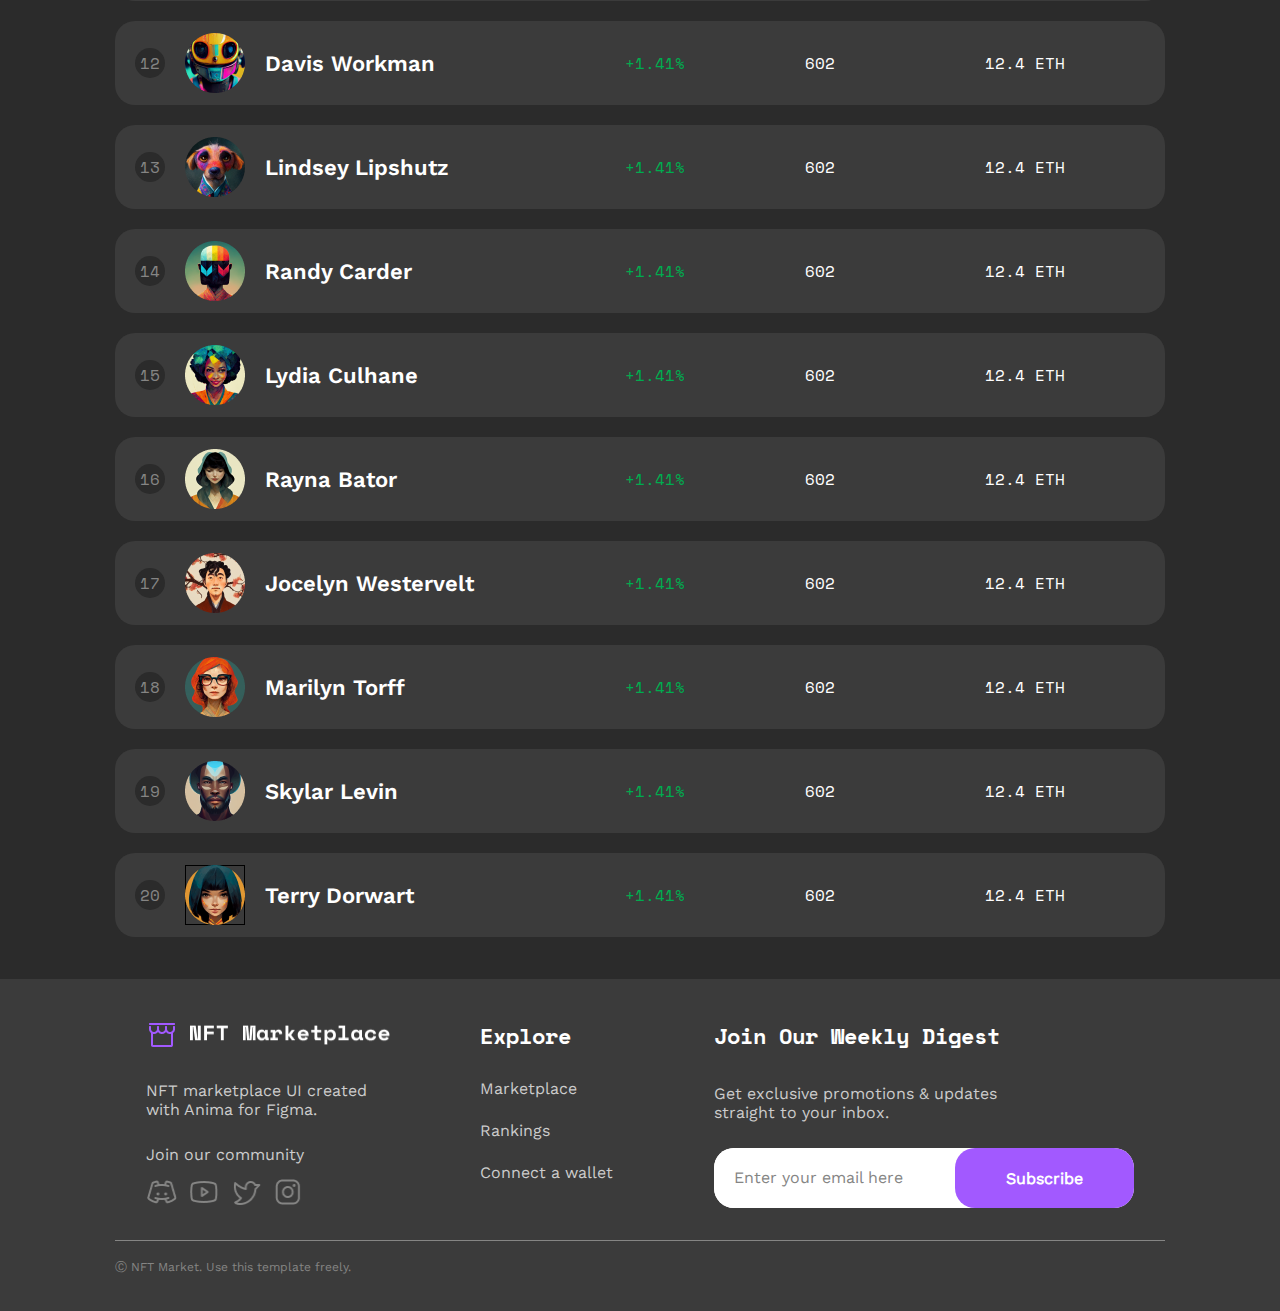
<file: rakings.html>
<!DOCTYPE html>
<html lang="en">
<head>
    <meta charset="UTF-8">
    <meta name="viewport" content="width=device-width, initial-scale=1.0">
    <link rel="stylesheet" href="style.css">
    <title>Rankings</title>
</head>
<body>
    <!--header start-->
    <header>
        <!--site logo-->
        <a class="header_image" href="index.html">
            <img class="image_logo_1" src="image/Storefront.png" alt="Storefront">
            <img class="image_logo_2" src="image/NFT Marketplace.png" alt="NFT">
        </a>
        <!--site logo end-->
        <!--menu navbar-->
        <nav class="navbar_menu">
            <a href="marketplace.html">Marketplace</a>
            <a href="rakings.html">Rankings</a>
            <a href="#">Connect a wallet</a>
            <button class="sign_up" type="button"><img class="sign_up_image" src="image/User.png" alt="User"> Sign Up</button>
        </nav>
        <!--menu navbar end-->
        <!--mobile version-->
        <a class="image_burger_menu" href=""><img src="image/Burger Menu.png" alt="burger_menu"></a>
    </header>
    <!--start main-->
    <main>
        <!--section 1  text-->
        <div class="rankings_section_1">
            <h1 class="the_orbitians">Top Creators</h1>
            <p id="rankings_section_1_paragraf" class="marketplace_section_1_paragraf">Check out top ranking NFT artists on the NFT Marketplace.</p>
        </div>
        <!--mobile version-->
        <div class="rankings_mobile_section">
            <div class="calendar_box">
                <div class="day_box">
                    <p class="dey_box_style">1d</p>
                </div>
                <div class="day_box_2">
                    <p class="dey_box_style_2">7d</p>
                </div>
                <div class="day_box_2">
                    <p class="dey_box_style_2">30d</p>
                </div>
                <div class="day_box_2">
                    <p class="dey_box_style_2">All Time</p>
                </div>
            </div>
        </div>
        <!--mobile version end-->
        <!--mobile version_list 3-->
        <!--list 1-->
        <div class="rankings_list_mobile">
            <div class="mobile_list_data">
                <div class="number_and_artist_box">
                    <div class="mobile_list_number">
                        <p class="mobile_list_number_style">#</p>
                    </div>
                    <div class="mobile_list_artist">
                        <p class="mobile_list_number_style">Artist</p>
                    </div>
                </div>
                <div class="mobile_volune_box">
                    <p class="mobile_list_number_style">Volume</p>
                </div>
            </div>
            <div class="mobile_list_all">
                <div class="list_namber_2">
                    <p class="list_namber_2_style">1</p>
                </div>
                <div class="person_and_image">
                    <img class="mobile_list_image" src="image/Avatar (5).png" alt="avatar5">
                    <div class="mobile_person_lisst">
                        <p class="mobile_person_lisst_style">Zain Dokidis</p>
                    </div>
                </div>
                <div class="volume_list">
                    <p class="volume_list_style">12.4 ETH</p>
                </div>
            </div>
            <div class="mobile_list_all">
                <div class="list_namber_2">
                    <p class="list_namber_2_style">2</p>
                </div>
                <div class="person_and_image">
                    <img class="mobile_list_image" src="image/Asset 12 2 (1).png" alt="asset  12 21">
                    <div class="mobile_person_lisst">
                        <p class="mobile_person_lisst_style">Ruben Vetrovs</p>
                    </div>
                </div>
                <div class="volume_list">
                    <p class="volume_list_style">12.4 ETH</p>
                </div>
            </div>
            <div class="mobile_list_all">
                <div class="list_namber_2">
                    <p class="list_namber_2_style">3</p>
                </div>
                <div class="person_and_image">
                    <img class="mobile_list_image" src="image/Avatar 10.png" alt="avatar10">
                    <div class="mobile_person_lisst">
                        <p class="mobile_person_lisst_style">Maren Franci</p>
                    </div>
                </div>
                <div class="volume_list">
                    <p class="volume_list_style">12.4 ETH</p>
                </div>
            </div>
            <div class="mobile_list_all">
                <div class="list_namber_2">
                    <p class="list_namber_2_style">4</p>
                </div>
                <div class="person_and_image">
                    <img class="mobile_list_image" src="image/list 3.png" alt="list3">
                    <div class="mobile_person_lisst">
                        <p class="mobile_person_lisst_style">Emerson Carder</p>
                    </div>
                </div>
                <div class="volume_list">
                    <p class="volume_list_style">12.4 ETH</p>
                </div>
            </div>
            <div class="mobile_list_all">
                <div class="list_namber_2">
                    <p class="list_namber_2_style">5</p>
                </div>
                <div class="person_and_image">
                    <img class="mobile_list_image" src="image/list 5.png" alt="list5">
                    <div class="mobile_person_lisst">
                        <p class="mobile_person_lisst_style">Zain Botosh</p>
                    </div>
                </div>
                <div class="volume_list">
                    <p class="volume_list_style">12.4 ETH</p>
                </div>
            </div>
            <div class="mobile_list_all">
                <div class="list_namber_2">
                    <p class="list_namber_2_style">6</p>
                </div>
                <div class="person_and_image">
                    <img class="mobile_list_image" src="image/Avatar (4).png" alt="avatar 4">
                    <div class="mobile_person_lisst">
                        <p class="mobile_person_lisst_style">Talan Korsgaard</p>
                    </div>
                </div>
                <div class="volume_list">
                    <p class="volume_list_style">12.4 ETH</p>
                </div>
            </div>
            <div class="mobile_list_all">
                <div class="list_namber_2">
                    <p class="list_namber_2_style">7</p>
                </div>
                <div class="person_and_image">
                    <img class="mobile_list_image" src="image/Avatar (4).png" alt="avatar4">
                    <div class="mobile_person_lisst">
                        <p class="mobile_person_lisst_style">ZHaylie Dias</p>
                    </div>
                </div>
                <div class="volume_list">
                    <p class="volume_list_style">12.4 ETH</p>
                </div>
            </div>
            <div class="mobile_list_all">
                <div class="list_namber_2">
                    <p class="list_namber_2_style">8</p>
                </div>
                <div class="person_and_image">
                    <img class="mobile_list_image" src="image/list 3.png" alt="list3">
                    <div class="mobile_person_lisst">
                        <p class="mobile_person_lisst_style">James Donin</p>
                    </div>
                </div>
                <div class="volume_list">
                    <p class="volume_list_style">12.4 ETH</p>
                </div>
            </div>
            <div class="mobile_list_all">
                <div class="list_namber_2">
                    <p class="list_namber_2_style">9</p>
                </div>
                <div class="person_and_image">
                    <img class="mobile_list_image" src="image/Avatar (4).png" alt="avatar4">
                    <div class="mobile_person_lisst">
                        <p class="mobile_person_lisst_style">Erin Siphron</p>
                    </div>
                </div>
                <div class="volume_list">
                    <p class="volume_list_style">12.4 ETH</p>
                </div>
            </div>
            <div class="mobile_list_all">
                <div class="list_namber_2">
                    <p class="list_namber_2_style">10</p>
                </div>
                <div class="person_and_image">
                    <img class="mobile_list_image" src="image/list 4.png" alt="list4">
                    <div class="mobile_person_lisst">
                        <p class="mobile_person_lisst_style">Cristofer Levin</p>
                    </div>
                </div>
                <div class="volume_list">
                    <p class="volume_list_style">12.4 ETH</p>
                </div>
            </div>
            <div class="mobile_list_all">
                <div class="list_namber_2">
                    <p class="list_namber_2_style">11</p>
                </div>
                <div class="person_and_image">
                    <img class="mobile_list_image" src="image/list 1.png" alt="list1">
                    <div class="mobile_person_lisst">
                        <p class="mobile_person_lisst_style">Alena Schleifer</p>
                    </div>
                </div>
                <div class="volume_list">
                    <p class="volume_list_style">12.4 ETH</p>
                </div>
            </div>
            <div class="mobile_list_all">
                <div class="list_namber_2">
                    <p class="list_namber_2_style">12</p>
                </div>
                <div class="person_and_image">
                    <img class="mobile_list_image" src="image/Avatar (5).png" alt="avatar5">
                    <div class="mobile_person_lisst">
                        <p class="mobile_person_lisst_style">Dulce Vetrovs</p>
                    </div>
                </div>
                <div class="volume_list">
                    <p class="volume_list_style">12.4 ETH</p>
                </div>
            </div>
            <div class="mobile_list_all">
                <div class="list_namber_2">
                    <p class="list_namber_2_style">13</p>
                </div>
                <div class="person_and_image">
                    <img class="mobile_list_image" src="image/list 4.png" alt="list4">
                    <div class="mobile_person_lisst">
                        <p class="mobile_person_lisst_style">Nolan Siphron</p>
                    </div>
                </div>
                <div class="volume_list">
                    <p class="volume_list_style">12.4 ETH</p>
                </div>
            </div>
            <div class="mobile_list_all">
                <div class="list_namber_2">
                    <p class="list_namber_2_style">14</p>
                </div>
                <div class="person_and_image">
                    <img class="mobile_list_image" src="image/Avatar (4).png" alt="avatar5">
                    <div class="mobile_person_lisst">
                        <p class="mobile_person_lisst_style">Omar Stanton</p>
                    </div>
                </div>
                <div class="volume_list">
                    <p class="volume_list_style">12.4 ETH</p>
                </div>
            </div>
            <div class="mobile_list_all">
                <div class="list_namber_2">
                    <p class="list_namber_2_style">15</p>
                </div>
                <div class="person_and_image">
                    <img class="mobile_list_image" src="image/Avatar (5).png" alt="avatar5">
                    <div class="mobile_person_lisst">
                        <p class="mobile_person_lisst_style">Omar Lipshutz</p>
                    </div>
                </div>
                <div class="volume_list">
                    <p class="volume_list_style">12.4 ETH</p>
                </div>
            </div>
            <div class="mobile_list_all">
                <div class="list_namber_2">
                    <p class="list_namber_2_style">16</p>
                </div>
                <div class="person_and_image">
                    <img class="mobile_list_image" src="image/Avatar (5).png" alt="avatar5">
                    <div class="mobile_person_lisst">
                        <p class="mobile_person_lisst_style">Zain Dokidis</p>
                    </div>
                </div>
                <div class="volume_list">
                    <p class="volume_list_style">12.4 ETH</p>
                </div>
            </div>
            <div class="mobile_list_all">
                <div class="list_namber_2">
                    <p class="list_namber_2_style">17</p>
                </div>
                <div class="person_and_image">
                    <img class="mobile_list_image" src="image/list 6.png" alt="list6">
                    <div class="mobile_person_lisst">
                        <p class="mobile_person_lisst_style">Terry Donin</p>
                    </div>
                </div>
                <div class="volume_list">
                    <p class="volume_list_style">12.4 ETH</p>
                </div>
            </div>
            <div class="mobile_list_all">
                <div class="list_namber_2">
                    <p class="list_namber_2_style">18</p>
                </div>
                <div class="person_and_image">
                    <img class="mobile_list_image" src="image/Avatar (4).png" alt="avatar4">
                    <div class="mobile_person_lisst">
                        <p class="mobile_person_lisst_style">Erin Botosh</p>
                    </div>
                </div>
                <div class="volume_list">
                    <p class="volume_list_style">12.4 ETH</p>
                </div>
            </div>
            <div class="mobile_list_all">
                <div class="list_namber_2">
                    <p class="list_namber_2_style">19</p>
                </div>
                <div class="person_and_image">
                    <img class="mobile_list_image" src="image/list 9.png" alt="list9">
                    <div class="mobile_person_lisst">
                        <p class="mobile_person_lisst_style">Cheyenne Rhiel </p>
                    </div>
                </div>
                <div class="volume_list">
                    <p class="volume_list_style">12.4 ETH</p>
                </div>
            </div>
            <div class="mobile_list_all">
                <div class="list_namber_2">
                    <p class="list_namber_2_style">20</p>
                </div>
                <div class="person_and_image">
                    <img class="mobile_list_image" src="image/list 9.png" alt="list9">
                    <div class="mobile_person_lisst">
                        <p class="mobile_person_lisst_style">Jaxson Vacaros</p>
                    </div>
                </div>
                <div class="volume_list">
                    <p class="volume_list_style">12.4 ETH</p>
                </div>
            </div>
        </div>
        <!--list 2-->
        <div class="rankings_list_mobile">
            <div class="mobile_list_data">
                <div class="number_and_artist_box">
                    <div class="mobile_list_number">
                        <p class="mobile_list_number_style">#</p>
                    </div>
                    <div class="mobile_list_artist">
                        <p class="mobile_list_number_style">Artist</p>
                    </div>
                </div>
                <div class="mobile_volune_box">
                    <p class="mobile_list_number_style">Volume</p>
                </div>
            </div>
            <div class="mobile_list_all">
                <div class="list_namber_2">
                    <p class="list_namber_2_style">1</p>
                </div>
                <div class="person_and_image">
                    <img class="mobile_list_image" src="image/Avatar (5).png" alt="avatar5">
                    <div class="mobile_person_lisst">
                        <p class="mobile_person_lisst_style">Zain Dokidis</p>
                    </div>
                </div>
                <div class="volume_list">
                    <p class="volume_list_style">12.4 ETH</p>
                </div>
            </div>
            <div class="mobile_list_all">
                <div class="list_namber_2">
                    <p class="list_namber_2_style">2</p>
                </div>
                <div class="person_and_image">
                    <img class="mobile_list_image" src="image/Asset 12 2 (1).png" alt="asset  12 21">
                    <div class="mobile_person_lisst">
                        <p class="mobile_person_lisst_style">Ruben Vetrovs</p>
                    </div>
                </div>
                <div class="volume_list">
                    <p class="volume_list_style">12.4 ETH</p>
                </div>
            </div>
            <div class="mobile_list_all">
                <div class="list_namber_2">
                    <p class="list_namber_2_style">3</p>
                </div>
                <div class="person_and_image">
                    <img class="mobile_list_image" src="image/Avatar 10.png" alt="avatar10">
                    <div class="mobile_person_lisst">
                        <p class="mobile_person_lisst_style">Maren Franci</p>
                    </div>
                </div>
                <div class="volume_list">
                    <p class="volume_list_style">12.4 ETH</p>
                </div>
            </div>
            <div class="mobile_list_all">
                <div class="list_namber_2">
                    <p class="list_namber_2_style">4</p>
                </div>
                <div class="person_and_image">
                    <img class="mobile_list_image" src="image/list 3.png" alt="list3">
                    <div class="mobile_person_lisst">
                        <p class="mobile_person_lisst_style">Emerson Carder</p>
                    </div>
                </div>
                <div class="volume_list">
                    <p class="volume_list_style">12.4 ETH</p>
                </div>
            </div>
            <div class="mobile_list_all">
                <div class="list_namber_2">
                    <p class="list_namber_2_style">5</p>
                </div>
                <div class="person_and_image">
                    <img class="mobile_list_image" src="image/list 5.png" alt="list5">
                    <div class="mobile_person_lisst">
                        <p class="mobile_person_lisst_style">Zain Botosh</p>
                    </div>
                </div>
                <div class="volume_list">
                    <p class="volume_list_style">12.4 ETH</p>
                </div>
            </div>
            <div class="mobile_list_all">
                <div class="list_namber_2">
                    <p class="list_namber_2_style">6</p>
                </div>
                <div class="person_and_image">
                    <img class="mobile_list_image" src="image/Avatar (4).png" alt="avatar 4">
                    <div class="mobile_person_lisst">
                        <p class="mobile_person_lisst_style">Talan Korsgaard</p>
                    </div>
                </div>
                <div class="volume_list">
                    <p class="volume_list_style">12.4 ETH</p>
                </div>
            </div>
            <div class="mobile_list_all">
                <div class="list_namber_2">
                    <p class="list_namber_2_style">7</p>
                </div>
                <div class="person_and_image">
                    <img class="mobile_list_image" src="image/Avatar (4).png" alt="avatar4">
                    <div class="mobile_person_lisst">
                        <p class="mobile_person_lisst_style">ZHaylie Dias</p>
                    </div>
                </div>
                <div class="volume_list">
                    <p class="volume_list_style">12.4 ETH</p>
                </div>
            </div>
            <div class="mobile_list_all">
                <div class="list_namber_2">
                    <p class="list_namber_2_style">8</p>
                </div>
                <div class="person_and_image">
                    <img class="mobile_list_image" src="image/list 3.png" alt="list3">
                    <div class="mobile_person_lisst">
                        <p class="mobile_person_lisst_style">James Donin</p>
                    </div>
                </div>
                <div class="volume_list">
                    <p class="volume_list_style">12.4 ETH</p>
                </div>
            </div>
            <div class="mobile_list_all">
                <div class="list_namber_2">
                    <p class="list_namber_2_style">9</p>
                </div>
                <div class="person_and_image">
                    <img class="mobile_list_image" src="image/Avatar (4).png" alt="avatar4">
                    <div class="mobile_person_lisst">
                        <p class="mobile_person_lisst_style">Erin Siphron</p>
                    </div>
                </div>
                <div class="volume_list">
                    <p class="volume_list_style">12.4 ETH</p>
                </div>
            </div>
            <div class="mobile_list_all">
                <div class="list_namber_2">
                    <p class="list_namber_2_style">10</p>
                </div>
                <div class="person_and_image">
                    <img class="mobile_list_image" src="image/list 4.png" alt="list4">
                    <div class="mobile_person_lisst">
                        <p class="mobile_person_lisst_style">Cristofer Levin</p>
                    </div>
                </div>
                <div class="volume_list">
                    <p class="volume_list_style">12.4 ETH</p>
                </div>
            </div>
            <div class="mobile_list_all">
                <div class="list_namber_2">
                    <p class="list_namber_2_style">11</p>
                </div>
                <div class="person_and_image">
                    <img class="mobile_list_image" src="image/list 1.png" alt="list1">
                    <div class="mobile_person_lisst">
                        <p class="mobile_person_lisst_style">Alena Schleifer</p>
                    </div>
                </div>
                <div class="volume_list">
                    <p class="volume_list_style">12.4 ETH</p>
                </div>
            </div>
            <div class="mobile_list_all">
                <div class="list_namber_2">
                    <p class="list_namber_2_style">12</p>
                </div>
                <div class="person_and_image">
                    <img class="mobile_list_image" src="image/Avatar (5).png" alt="avatar5">
                    <div class="mobile_person_lisst">
                        <p class="mobile_person_lisst_style">Dulce Vetrovs</p>
                    </div>
                </div>
                <div class="volume_list">
                    <p class="volume_list_style">12.4 ETH</p>
                </div>
            </div>
            <div class="mobile_list_all">
                <div class="list_namber_2">
                    <p class="list_namber_2_style">13</p>
                </div>
                <div class="person_and_image">
                    <img class="mobile_list_image" src="image/list 4.png" alt="list4">
                    <div class="mobile_person_lisst">
                        <p class="mobile_person_lisst_style">Nolan Siphron</p>
                    </div>
                </div>
                <div class="volume_list">
                    <p class="volume_list_style">12.4 ETH</p>
                </div>
            </div>
            <div class="mobile_list_all">
                <div class="list_namber_2">
                    <p class="list_namber_2_style">14</p>
                </div>
                <div class="person_and_image">
                    <img class="mobile_list_image" src="image/Avatar (4).png" alt="avatar5">
                    <div class="mobile_person_lisst">
                        <p class="mobile_person_lisst_style">Omar Stanton</p>
                    </div>
                </div>
                <div class="volume_list">
                    <p class="volume_list_style">12.4 ETH</p>
                </div>
            </div>
            <div class="mobile_list_all">
                <div class="list_namber_2">
                    <p class="list_namber_2_style">15</p>
                </div>
                <div class="person_and_image">
                    <img class="mobile_list_image" src="image/Avatar (5).png" alt="avatar5">
                    <div class="mobile_person_lisst">
                        <p class="mobile_person_lisst_style">Omar Lipshutz</p>
                    </div>
                </div>
                <div class="volume_list">
                    <p class="volume_list_style">12.4 ETH</p>
                </div>
            </div>
            <div class="mobile_list_all">
                <div class="list_namber_2">
                    <p class="list_namber_2_style">16</p>
                </div>
                <div class="person_and_image">
                    <img class="mobile_list_image" src="image/Avatar (5).png" alt="avatar5">
                    <div class="mobile_person_lisst">
                        <p class="mobile_person_lisst_style">Zain Dokidis</p>
                    </div>
                </div>
                <div class="volume_list">
                    <p class="volume_list_style">12.4 ETH</p>
                </div>
            </div>
            <div class="mobile_list_all">
                <div class="list_namber_2">
                    <p class="list_namber_2_style">17</p>
                </div>
                <div class="person_and_image">
                    <img class="mobile_list_image" src="image/list 6.png" alt="list6">
                    <div class="mobile_person_lisst">
                        <p class="mobile_person_lisst_style">Terry Donin</p>
                    </div>
                </div>
                <div class="volume_list">
                    <p class="volume_list_style">12.4 ETH</p>
                </div>
            </div>
            <div class="mobile_list_all">
                <div class="list_namber_2">
                    <p class="list_namber_2_style">18</p>
                </div>
                <div class="person_and_image">
                    <img class="mobile_list_image" src="image/Avatar (4).png" alt="avatar4">
                    <div class="mobile_person_lisst">
                        <p class="mobile_person_lisst_style">Erin Botosh</p>
                    </div>
                </div>
                <div class="volume_list">
                    <p class="volume_list_style">12.4 ETH</p>
                </div>
            </div>
            <div class="mobile_list_all">
                <div class="list_namber_2">
                    <p class="list_namber_2_style">19</p>
                </div>
                <div class="person_and_image">
                    <img class="mobile_list_image" src="image/list 9.png" alt="list9">
                    <div class="mobile_person_lisst">
                        <p class="mobile_person_lisst_style">Cheyenne Rhiel </p>
                    </div>
                </div>
                <div class="volume_list">
                    <p class="volume_list_style">12.4 ETH</p>
                </div>
            </div>
            <div class="mobile_list_all">
                <div class="list_namber_2">
                    <p class="list_namber_2_style">20</p>
                </div>
                <div class="person_and_image">
                    <img class="mobile_list_image" src="image/list 9.png" alt="list9">
                    <div class="mobile_person_lisst">
                        <p class="mobile_person_lisst_style">Jaxson Vacaros</p>
                    </div>
                </div>
                <div class="volume_list">
                    <p class="volume_list_style">12.4 ETH</p>
                </div>
            </div>
        </div>
        <!--list 3-->
        <div class="rankings_list_mobile">
            <div class="mobile_list_data">
                <div class="number_and_artist_box">
                    <div class="mobile_list_number">
                        <p class="mobile_list_number_style">#</p>
                    </div>
                    <div class="mobile_list_artist">
                        <p class="mobile_list_number_style">Artist</p>
                    </div>
                </div>
                <div class="mobile_volune_box">
                    <p class="mobile_list_number_style">Volume</p>
                </div>
            </div>
            <div class="mobile_list_all">
                <div class="list_namber_2">
                    <p class="list_namber_2_style">1</p>
                </div>
                <div class="person_and_image">
                    <img class="mobile_list_image" src="image/Avatar (5).png" alt="avatar5">
                    <div class="mobile_person_lisst">
                        <p class="mobile_person_lisst_style">Zain Dokidis</p>
                    </div>
                </div>
                <div class="volume_list">
                    <p class="volume_list_style">12.4 ETH</p>
                </div>
            </div>
            <div class="mobile_list_all">
                <div class="list_namber_2">
                    <p class="list_namber_2_style">2</p>
                </div>
                <div class="person_and_image">
                    <img class="mobile_list_image" src="image/Asset 12 2 (1).png" alt="asset  12 21">
                    <div class="mobile_person_lisst">
                        <p class="mobile_person_lisst_style">Ruben Vetrovs</p>
                    </div>
                </div>
                <div class="volume_list">
                    <p class="volume_list_style">12.4 ETH</p>
                </div>
            </div>
            <div class="mobile_list_all">
                <div class="list_namber_2">
                    <p class="list_namber_2_style">3</p>
                </div>
                <div class="person_and_image">
                    <img class="mobile_list_image" src="image/Avatar 10.png" alt="avatar10">
                    <div class="mobile_person_lisst">
                        <p class="mobile_person_lisst_style">Maren Franci</p>
                    </div>
                </div>
                <div class="volume_list">
                    <p class="volume_list_style">12.4 ETH</p>
                </div>
            </div>
            <div class="mobile_list_all">
                <div class="list_namber_2">
                    <p class="list_namber_2_style">4</p>
                </div>
                <div class="person_and_image">
                    <img class="mobile_list_image" src="image/list 3.png" alt="list3">
                    <div class="mobile_person_lisst">
                        <p class="mobile_person_lisst_style">Emerson Carder</p>
                    </div>
                </div>
                <div class="volume_list">
                    <p class="volume_list_style">12.4 ETH</p>
                </div>
            </div>
            <div class="mobile_list_all">
                <div class="list_namber_2">
                    <p class="list_namber_2_style">5</p>
                </div>
                <div class="person_and_image">
                    <img class="mobile_list_image" src="image/list 5.png" alt="list5">
                    <div class="mobile_person_lisst">
                        <p class="mobile_person_lisst_style">Zain Botosh</p>
                    </div>
                </div>
                <div class="volume_list">
                    <p class="volume_list_style">12.4 ETH</p>
                </div>
            </div>
            <div class="mobile_list_all">
                <div class="list_namber_2">
                    <p class="list_namber_2_style">6</p>
                </div>
                <div class="person_and_image">
                    <img class="mobile_list_image" src="image/Avatar (4).png" alt="avatar 4">
                    <div class="mobile_person_lisst">
                        <p class="mobile_person_lisst_style">Talan Korsgaard</p>
                    </div>
                </div>
                <div class="volume_list">
                    <p class="volume_list_style">12.4 ETH</p>
                </div>
            </div>
            <div class="mobile_list_all">
                <div class="list_namber_2">
                    <p class="list_namber_2_style">7</p>
                </div>
                <div class="person_and_image">
                    <img class="mobile_list_image" src="image/Avatar (4).png" alt="avatar4">
                    <div class="mobile_person_lisst">
                        <p class="mobile_person_lisst_style">ZHaylie Dias</p>
                    </div>
                </div>
                <div class="volume_list">
                    <p class="volume_list_style">12.4 ETH</p>
                </div>
            </div>
            <div class="mobile_list_all">
                <div class="list_namber_2">
                    <p class="list_namber_2_style">8</p>
                </div>
                <div class="person_and_image">
                    <img class="mobile_list_image" src="image/list 3.png" alt="list3">
                    <div class="mobile_person_lisst">
                        <p class="mobile_person_lisst_style">James Donin</p>
                    </div>
                </div>
                <div class="volume_list">
                    <p class="volume_list_style">12.4 ETH</p>
                </div>
            </div>
            <div class="mobile_list_all">
                <div class="list_namber_2">
                    <p class="list_namber_2_style">9</p>
                </div>
                <div class="person_and_image">
                    <img class="mobile_list_image" src="image/Avatar (4).png" alt="avatar4">
                    <div class="mobile_person_lisst">
                        <p class="mobile_person_lisst_style">Erin Siphron</p>
                    </div>
                </div>
                <div class="volume_list">
                    <p class="volume_list_style">12.4 ETH</p>
                </div>
            </div>
            <div class="mobile_list_all">
                <div class="list_namber_2">
                    <p class="list_namber_2_style">10</p>
                </div>
                <div class="person_and_image">
                    <img class="mobile_list_image" src="image/list 4.png" alt="list4">
                    <div class="mobile_person_lisst">
                        <p class="mobile_person_lisst_style">Cristofer Levin</p>
                    </div>
                </div>
                <div class="volume_list">
                    <p class="volume_list_style">12.4 ETH</p>
                </div>
            </div>
            <div class="mobile_list_all">
                <div class="list_namber_2">
                    <p class="list_namber_2_style">11</p>
                </div>
                <div class="person_and_image">
                    <img class="mobile_list_image" src="image/list 1.png" alt="list1">
                    <div class="mobile_person_lisst">
                        <p class="mobile_person_lisst_style">Alena Schleifer</p>
                    </div>
                </div>
                <div class="volume_list">
                    <p class="volume_list_style">12.4 ETH</p>
                </div>
            </div>
            <div class="mobile_list_all">
                <div class="list_namber_2">
                    <p class="list_namber_2_style">12</p>
                </div>
                <div class="person_and_image">
                    <img class="mobile_list_image" src="image/Avatar (5).png" alt="avatar5">
                    <div class="mobile_person_lisst">
                        <p class="mobile_person_lisst_style">Dulce Vetrovs</p>
                    </div>
                </div>
                <div class="volume_list">
                    <p class="volume_list_style">12.4 ETH</p>
                </div>
            </div>
            <div class="mobile_list_all">
                <div class="list_namber_2">
                    <p class="list_namber_2_style">13</p>
                </div>
                <div class="person_and_image">
                    <img class="mobile_list_image" src="image/list 4.png" alt="list4">
                    <div class="mobile_person_lisst">
                        <p class="mobile_person_lisst_style">Nolan Siphron</p>
                    </div>
                </div>
                <div class="volume_list">
                    <p class="volume_list_style">12.4 ETH</p>
                </div>
            </div>
            <div class="mobile_list_all">
                <div class="list_namber_2">
                    <p class="list_namber_2_style">14</p>
                </div>
                <div class="person_and_image">
                    <img class="mobile_list_image" src="image/Avatar (4).png" alt="avatar5">
                    <div class="mobile_person_lisst">
                        <p class="mobile_person_lisst_style">Omar Stanton</p>
                    </div>
                </div>
                <div class="volume_list">
                    <p class="volume_list_style">12.4 ETH</p>
                </div>
            </div>
            <div class="mobile_list_all">
                <div class="list_namber_2">
                    <p class="list_namber_2_style">15</p>
                </div>
                <div class="person_and_image">
                    <img class="mobile_list_image" src="image/Avatar (5).png" alt="avatar5">
                    <div class="mobile_person_lisst">
                        <p class="mobile_person_lisst_style">Omar Lipshutz</p>
                    </div>
                </div>
                <div class="volume_list">
                    <p class="volume_list_style">12.4 ETH</p>
                </div>
            </div>
            <div class="mobile_list_all">
                <div class="list_namber_2">
                    <p class="list_namber_2_style">16</p>
                </div>
                <div class="person_and_image">
                    <img class="mobile_list_image" src="image/Avatar (5).png" alt="avatar5">
                    <div class="mobile_person_lisst">
                        <p class="mobile_person_lisst_style">Zain Dokidis</p>
                    </div>
                </div>
                <div class="volume_list">
                    <p class="volume_list_style">12.4 ETH</p>
                </div>
            </div>
            <div class="mobile_list_all">
                <div class="list_namber_2">
                    <p class="list_namber_2_style">17</p>
                </div>
                <div class="person_and_image">
                    <img class="mobile_list_image" src="image/list 6.png" alt="list6">
                    <div class="mobile_person_lisst">
                        <p class="mobile_person_lisst_style">Terry Donin</p>
                    </div>
                </div>
                <div class="volume_list">
                    <p class="volume_list_style">12.4 ETH</p>
                </div>
            </div>
            <div class="mobile_list_all">
                <div class="list_namber_2">
                    <p class="list_namber_2_style">18</p>
                </div>
                <div class="person_and_image">
                    <img class="mobile_list_image" src="image/Avatar (4).png" alt="avatar4">
                    <div class="mobile_person_lisst">
                        <p class="mobile_person_lisst_style">Erin Botosh</p>
                    </div>
                </div>
                <div class="volume_list">
                    <p class="volume_list_style">12.4 ETH</p>
                </div>
            </div>
            <div class="mobile_list_all">
                <div class="list_namber_2">
                    <p class="list_namber_2_style">19</p>
                </div>
                <div class="person_and_image">
                    <img class="mobile_list_image" src="image/list 9.png" alt="list9">
                    <div class="mobile_person_lisst">
                        <p class="mobile_person_lisst_style">Cheyenne Rhiel </p>
                    </div>
                </div>
                <div class="volume_list">
                    <p class="volume_list_style">12.4 ETH</p>
                </div>
            </div>
            <div class="mobile_list_all">
                <div class="list_namber_2">
                    <p class="list_namber_2_style">20</p>
                </div>
                <div class="person_and_image">
                    <img class="mobile_list_image" src="image/list 9.png" alt="list9">
                    <div class="mobile_person_lisst">
                        <p class="mobile_person_lisst_style">Jaxson Vacaros</p>
                    </div>
                </div>
                <div class="volume_list">
                    <p class="volume_list_style">12.4 ETH</p>
                </div>
            </div>
        </div>
        <!--mobile version_list 3 end-->
        <!--section 2 list raking decstop. mobile none-->
        <div class="rankings_section_2">
            <!--list table data-->
            <div class="table_main_text">
                <div class="namber_and_artist_box">
                    <p class="namber_and_artist_box_style">#</p>
                    <p class="namber_and_artist_box_style">Artist</p>
                </div>
                <div class="change_nfts_volume">
                    <div id="rankings_mobile_none" class="change_box">
                        <p class="change_style">Change</p>
                    </div>
                    <div id="rankings_mobile_none_2" class="change_box">
                        <p class="change_style">NFTs Sold</p>
                    </div>
                    <div class="change_box">
                        <p class="change_style">Volume</p>
                    </div>
                </div>
            </div>
            <!--list oll 20-->
            <div class="rankings_list">
                <div class="person_information_box">
                    <div class="list_number">
                        <p class="namber_and_artist_box_style">1</p>
                    </div>
                    <img class="image_person_rankings" src="image/list 1.png" alt="avatar2">
                    <p class="person_name_style">Jaydon Ekstrom Bothman</p>
                </div>
                <div class="change_nfts_volume">
                    <div class="change_none" class="change_box">
                        <p class="list_data_style">+1.41%</p>
                    </div>
                    <div  class="change_none" class="change_box">
                        <p class="list_data_style_2">602</p>
                    </div>
                    <div class="change_box">
                        <p class="list_data_style_2">12.4 ETH</p>
                    </div>
                </div>
            </div>
            <div class="rankings_list">
                <div class="person_information_box">
                    <div class="list_number">
                        <p class="namber_and_artist_box_style">2</p>
                    </div>
                    <img class="image_person_rankings" src="image/list 2.png" alt="avatar2">
                    <p class="person_name_style">Ruben Carder</p>
                </div>
                <div class="change_nfts_volume">
                    <div class="change_none" class="change_box">
                        <p class="list_data_style">+1.41%</p>
                    </div>
                    <div class="change_none" class="change_box">
                        <p class="list_data_style_2">602</p>
                    </div>
                    <div class="change_box">
                        <p class="list_data_style_2">12.4 ETH</p>
                    </div>
                </div>
            </div>
            <div class="rankings_list">
                <div class="person_information_box">
                    <div class="list_number">
                        <p class="namber_and_artist_box_style">3</p>
                    </div>
                    <img class="image_person_rankings" src="image/list 3.png" alt="avatar2">
                    <p class="person_name_style">Alfredo Septimus</p>
                </div>
                <div class="change_nfts_volume">
                    <div class="change_none" class="change_box">
                        <p class="list_data_style">+1.41%</p>
                    </div>
                    <div class="change_none" class="change_box">
                        <p class="list_data_style_2">602</p>
                    </div>
                    <div class="change_box">
                        <p class="list_data_style_2">12.4 ETH</p>
                    </div>
                </div>
            </div>
            <div class="rankings_list">
                <div class="person_information_box">
                    <div class="list_number">
                        <p class="namber_and_artist_box_style">4</p>
                    </div>
                    <img class="image_person_rankings" src="image/list 4.png" alt="avatar2">
                    <p class="person_name_style">Davis Franci</p>
                </div>
                <div class="change_nfts_volume">
                    <div class="change_none" class="change_box">
                        <p class="list_data_style">+1.41%</p>
                    </div>
                    <div class="change_none" class="change_box">
                        <p class="list_data_style_2">602</p>
                    </div>
                    <div class="change_box">
                        <p class="list_data_style_2">12.4 ETH</p>
                    </div>
                </div>
            </div>
            <div class="rankings_list">
                <div class="person_information_box">
                    <div class="list_number">
                        <p class="namber_and_artist_box_style">5</p>
                    </div>
                    <img class="image_person_rankings" src="image/list 5.png" alt="avatar2">
                    <p class="person_name_style">Livia Rosser</p>
                </div>
                <div class="change_nfts_volume">
                    <div class="change_none" class="change_box">
                        <p class="list_data_style">+1.41%</p>
                    </div>
                    <div class="change_none" class="change_box">
                        <p class="list_data_style_2">602</p>
                    </div>
                    <div class="change_box">
                        <p class="list_data_style_2">12.4 ETH</p>
                    </div>
                </div>
            </div>
            <div class="rankings_list">
                <div class="person_information_box">
                    <div class="list_number">
                        <p class="namber_and_artist_box_style">6</p>
                    </div>
                    <img class="image_person_rankings" src="image/list 6.png" alt="avatar2">
                    <p class="person_name_style">JKianna Donin</p>
                </div>
                <div class="change_nfts_volume">
                    <div class="change_none" class="change_box">
                        <p class="list_data_style">+1.41%</p>
                    </div>
                    <div class="change_none" class="change_box">
                        <p class="list_data_style_2">602</p>
                    </div>
                    <div class="change_box">
                        <p class="list_data_style_2">12.4 ETH</p>
                    </div>
                </div>
            </div>
            <div class="rankings_list">
                <div class="person_information_box">
                    <div class="list_number">
                        <p class="namber_and_artist_box_style">7</p>
                    </div>
                    <img class="image_person_rankings" src="image/list 7.png" alt="avatar2">
                    <p class="person_name_style">Phillip Lipshutz</p>
                </div>
                <div class="change_nfts_volume">
                    <div class="change_none" class="change_box">
                        <p class="list_data_style">+1.41%</p>
                    </div>
                    <div class="change_none" class="change_box">
                        <p class="list_data_style_2">602</p>
                    </div>
                    <div class="change_box">
                        <p class="list_data_style_2">12.4 ETH</p>
                    </div>
                </div>
            </div>
            <div class="rankings_list">
                <div class="person_information_box">
                    <div class="list_number">
                        <p class="namber_and_artist_box_style">8</p>
                    </div>
                    <img class="image_person_rankings" src="image/list 8.png" alt="avatar2">
                    <p class="person_name_style">Maria Rosser</p>
                </div>
                <div class="change_nfts_volume">
                    <div class="change_none" class="change_box">
                        <p class="list_data_style">+1.41%</p>
                    </div>
                    <div class="change_none" class="change_box">
                        <p class="list_data_style_2">602</p>
                    </div>
                    <div class="change_box">
                        <p class="list_data_style_2">12.4 ETH</p>
                    </div>
                </div>
            </div>
            <div class="rankings_list">
                <div class="person_information_box">
                    <div class="list_number">
                        <p class="namber_and_artist_box_style">9</p>
                    </div>
                    <img class="image_person_rankings" src="image/list 9.png" alt="avatar2">
                    <p class="person_name_style">Kianna Stanton</p>
                </div>
                <div class="change_nfts_volume">
                    <div class="change_none"  class="change_box">
                        <p class="list_data_style">+1.41%</p>
                    </div>
                    <div class="change_none" class="change_box">
                        <p class="list_data_style_2">602</p>
                    </div>
                    <div class="change_box">
                        <p class="list_data_style_2">12.4 ETH</p>
                    </div>
                </div>
            </div>
            <div class="rankings_list">
                <div class="person_information_box">
                    <div class="list_number">
                        <p class="namber_and_artist_box_style">10</p>
                    </div>
                    <img class="image_person_rankings" src="image/list 10.png" alt="avatar2">
                    <p class="person_name_style">Angel Lubin</p>
                </div>
                <div class="change_nfts_volume">
                    <div class="change_none" class="change_box">
                        <p class="list_data_style">+1.41%</p>
                    </div>
                    <div class="change_none" class="change_box">
                        <p class="list_data_style_2">602</p>
                    </div>
                    <div class="change_box">
                        <p class="list_data_style_2">12.4 ETH</p>
                    </div>
                </div>
            </div>
            <div class="rankings_list">
                <div class="person_information_box">
                    <div class="list_number">
                        <p class="namber_and_artist_box_style">11</p>
                    </div>
                    <img class="image_person_rankings" src="image/list 11.png" alt="avatar2">
                    <p class="person_name_style">Allison Torff</p>
                </div>
                <div class="change_nfts_volume">
                    <div class="change_none" class="change_box">
                        <p class="list_data_style">+1.41%</p>
                    </div>
                    <div class="change_none" class="change_box">
                        <p class="list_data_style_2">602</p>
                    </div>
                    <div class="change_box">
                        <p class="list_data_style_2">12.4 ETH</p>
                    </div>
                </div>
            </div>
            <div class="rankings_list">
                <div class="person_information_box">
                    <div class="list_number">
                        <p class="namber_and_artist_box_style">12</p>
                    </div>
                    <img class="image_person_rankings" src="image/list 12.png" alt="avatar2">
                    <p class="person_name_style">Davis Workman</p>
                </div>
                <div class="change_nfts_volume">
                    <div class="change_none" class="change_box">
                        <p class="list_data_style">+1.41%</p>
                    </div>
                    <div class="change_none" class="change_box">
                        <p class="list_data_style_2">602</p>
                    </div>
                    <div class="change_box">
                        <p class="list_data_style_2">12.4 ETH</p>
                    </div>
                </div>
            </div>
            <div class="rankings_list">
                <div class="person_information_box">
                    <div class="list_number">
                        <p class="namber_and_artist_box_style">13</p>
                    </div>
                    <img class="image_person_rankings" src="image/list 13.png" alt="avatar2">
                    <p class="person_name_style">Lindsey Lipshutz</p>
                </div>
                <div class="change_nfts_volume">
                    <div class="change_none" class="change_box">
                        <p class="list_data_style">+1.41%</p>
                    </div>
                    <div class="change_none" class="change_box">
                        <p class="list_data_style_2">602</p>
                    </div>
                    <div class="change_box">
                        <p class="list_data_style_2">12.4 ETH</p>
                    </div>
                </div>
            </div><div class="rankings_list">
                <div class="person_information_box">
                    <div class="list_number">
                        <p class="namber_and_artist_box_style">14</p>
                    </div>
                    <img class="image_person_rankings" src="image/list 14.png" alt="avatar2">
                    <p class="person_name_style">Randy Carder</p>
                </div>
                <div class="change_nfts_volume">
                    <div class="change_none" class="change_box">
                        <p class="list_data_style">+1.41%</p>
                    </div>
                    <div class="change_none" class="change_box">
                        <p class="list_data_style_2">602</p>
                    </div>
                    <div class="change_box">
                        <p class="list_data_style_2">12.4 ETH</p>
                    </div>
                </div>
            </div>
            <div class="rankings_list">
                <div class="person_information_box">
                    <div class="list_number">
                        <p class="namber_and_artist_box_style">15</p>
                    </div>
                    <img class="image_person_rankings" src="image/list 15.png" alt="avatar2">
                    <p class="person_name_style">Lydia Culhane</p>
                </div>
                <div class="change_nfts_volume">
                    <div class="change_none" class="change_box">
                        <p class="list_data_style">+1.41%</p>
                    </div>
                    <div class="change_none" class="change_box">
                        <p class="list_data_style_2">602</p>
                    </div>
                    <div class="change_box">
                        <p class="list_data_style_2">12.4 ETH</p>
                    </div>
                </div>
            </div>
            <div class="rankings_list">
                <div class="person_information_box">
                    <div class="list_number">
                        <p class="namber_and_artist_box_style">16</p>
                    </div>
                    <img class="image_person_rankings" src="image/list 16.png" alt="avatar2">
                    <p class="person_name_style">Rayna Bator</p>
                </div>
                <div class="change_nfts_volume">
                    <div class="change_none" class="change_box">
                        <p class="list_data_style">+1.41%</p>
                    </div>
                    <div class="change_none" class="change_box">
                        <p class="list_data_style_2">602</p>
                    </div>
                    <div class="change_box">
                        <p class="list_data_style_2">12.4 ETH</p>
                    </div>
                </div>
            </div>
            <div class="rankings_list">
                <div class="person_information_box">
                    <div class="list_number">
                        <p class="namber_and_artist_box_style">17</p>
                    </div>
                    <img class="image_person_rankings" src="image/list 17.png" alt="avatar2">
                    <p class="person_name_style">Jocelyn Westervelt</p>
                </div>
                <div class="change_nfts_volume">
                    <div class="change_none" class="change_box">
                        <p class="list_data_style">+1.41%</p>
                    </div>
                    <div class="change_none" class="change_box">
                        <p class="list_data_style_2">602</p>
                    </div>
                    <div class="change_box">
                        <p class="list_data_style_2">12.4 ETH</p>
                    </div>
                </div>
            </div>
            <div class="rankings_list">
                <div class="person_information_box">
                    <div class="list_number">
                        <p class="namber_and_artist_box_style">18</p>
                    </div>
                    <img class="image_person_rankings" src="image/list 1.png" alt="avatar2">
                    <p class="person_name_style">Marilyn Torff</p>
                </div>
                <div class="change_nfts_volume">
                    <div class="change_none" class="change_box">
                        <p class="list_data_style">+1.41%</p>
                    </div>
                    <div class="change_none" class="change_box">
                        <p class="list_data_style_2">602</p>
                    </div>
                    <div class="change_box">
                        <p class="list_data_style_2">12.4 ETH</p>
                    </div>
                </div>
            </div>
            <div class="rankings_list">
                <div class="person_information_box">
                    <div class="list_number">
                        <p class="namber_and_artist_box_style">19</p>
                    </div>
                    <img class="image_person_rankings" src="image/list 10.png" alt="avatar2">
                    <p class="person_name_style">Skylar Levin</p>
                </div>
                <div class="change_nfts_volume">
                    <div class="change_none" class="change_box">
                        <p class="list_data_style">+1.41%</p>
                    </div>
                    <div class="change_none" class="change_box">
                        <p class="list_data_style_2">602</p>
                    </div>
                    <div class="change_box">
                        <p class="list_data_style_2">12.4 ETH</p>
                    </div>
                </div>
            </div>
            <div class="rankings_list">
                <div class="person_information_box">
                    <div class="list_number">
                        <p class="namber_and_artist_box_style">20</p>
                    </div>
                    <img class="image_person_rankings" src="image/list 3.png" alt="avatar2">
                    <p class="person_name_style">Terry Dorwart</p>
                </div>
                <div class="change_nfts_volume">
                    <div class="change_none" class="change_box">
                        <p class="list_data_style">+1.41%</p>
                    </div>
                    <div class="change_none" class="change_box">
                        <p class="list_data_style_2">602</p>
                    </div>
                    <div class="change_box">
                        <p class="list_data_style_2">12.4 ETH</p>
                    </div>
                </div>
            </div>
        </div>
        <!--list oll 20 end-->
    </main>
    <!--main end-->
    <div class="last_part">
        <div id="marketplace_last_part" class="section_4">
            <div class="box_2">
                <div class="sveti_1">
                    <!--site logo-->
                    <a class="header_image_mobile" href="index.html">
                        <img class="image_logo_1_mobile" src="image/Storefront.png" alt="Storefront">
                        <img class="image_logo_2_mobile" src="image/NFT Marketplace.png" alt="NFT">
                    </a>
                    <!--site logo end-->
                    <div class="paragrafi_3">
                        <p class="paragrafi_3_style">NFT marketplace UI created with Anima for Figma.</p>
                    </div>
                    <div id="paragrafi_4" class="paragrafi_3">
                        <p class="paragrafi_3_style">Join our community</p>
                    </div>
                    <!--image soc media-->
                    <div class="soc_image_box">
                        <img class="logo_soc" src="image/DiscordLogo.png" alt="DiscordLogo">
                        <img class="logo_soc" src="image/YoutubeLogo.png" alt="YoutubeLogo">
                        <img class="logo_soc" src="image/TwitterLogo.png" alt="TwitterLogo">
                        <img class="logo_soc" src="image/InstagramLogo.png" alt="InstagramLogo">
                    </div>
                    <!--image soc media end-->
                </div>
                <div class="sveti_2">
                    <div class="explore_box">
                        <p class="explore_style">Explore</p>
                    </div>
                    <div class="marketplace">
                        <p class="paragrafi_3_style">Marketplace</p>
                    </div>
                    <div class="rankings">
                        <p class="paragrafi_3_style">Rankings</p>
                    </div>
                    <div class="rankings">
                        <p class="paragrafi_3_style">Connect a wallet</p>
                    </div>
                </div>
                <div class="sveti_3">
                    <div id="join_our" class="explore_box">
                        <p class="explore_style">Join our weekly digest</p>
                    </div>
                    <div id="paragrafi_5" class="paragrafi_3">
                        <p class="paragrafi_3_style">Get exclusive promotions & updates straight to your inbox.</p>
                    </div>
                    <div class="input_box">
                        <input class="input_1" type="email" placeholder="Enter your email here">
                        <button class="subscrible" type="button">Subscribe</button>
                        <button class="mobile_button"><img class="sign_up_ima" src="image/EnvelopeSimple.png" alt="meil_image"> Subscribe</button>
                    </div>
                </div>
            </div>
            <div class="box_3">
                <div class="paragrafi_6">
                    <p class="paragrafi_6_style">Ⓒ NFT Market. Use this template freely.</p>
                </div>
            </div>
        </div>
    </div>
    
</body>
</html>
</file>
<file: style.css>
@font-face {
    font-family: "WorkSans-Regular";
    src: url(font/WorkSans-Regular.ttf);
}
@font-face {
    font-family: "WorkSans-SemiBold";
    src: url(font/WorkSans-SemiBold.ttf);
}
@font-face {
    font-family: "SpaceMono-Regular";
    src: url(font/SpaceMono-Regular.ttf);
}
@font-face {
    font-family: "SpaceMono-Bold";
    src: url(font/SpaceMono-Bold.ttf);
}
*{
    margin: 0;
    padding: 0;
    box-sizing: border-box;
}
:root{
    /*font*/
    --primary_font: "WorkSans-Regular";
    --secomdary_font: "WorkSans-SemiBold";
    --third_font: "SpaceMono-Regular";
    --quarter_font: "SpaceMono-Bold";
    /*font end*/
    /*color*/
    --bg-white: #ffffff;
    --bg-blu: #A259FF;
    --bg-Gray: #858584;
    --bg-approx-eclipse: #3b3b3b;
    --bg-Night-Rider: #2B2B2B;
    --bg-Very-Light-Grey: #ccc;
    --bg-green-cyan: #00ac4f;
    /*color end*/
}
body{
    background-color: var(--bg-Night-Rider);
}
/*header*/
header{
    margin: auto;
    max-width: 1280px;
    height: 100px;
    padding: 20px 50px;
    display: flex;
    justify-content: space-between;
    align-items: center;
}
/*logo site*/
.header_image{
    width: 243.41px;
    height: 32px;
    display: flex;
    align-items: center;
    justify-content: space-between;
}
.header_image_mobile{
    width: 243.41px;
    height: 32px;
    display: flex;
    align-items: center;
    justify-content: space-between;
}
.image_logo_1_mobile{
    width: 32px;
    height: 32px;
}
.image_logo_2_mobile{
    width: 199.41px;
    height: 19.8px;
}
.image_logo_1{
    width: 32px;
    height: 32px;
}
.image_logo_2{
    width: 199.41px;
    height: 19.8px;
}
/*menu*/
.navbar_menu{
    width: 707px;
    height: 60px;
    padding-left: 20px;
    display: flex;
    align-items: center;
    justify-content: space-between;
   
}
.navbar_menu > a{
    font-size: 16px;
    font-family: var(--secomdary_font);
    color: var(--bg-white);
    font-weight: 600;
    text-decoration: none;
}
/* a teg (sign up)*/
.sign_up{
    width: 152px;
    height: 60px;
    background-color:var(--bg-blu);
    border: none;
    border-radius: 20px;
    color: var(--bg-white);
    font-size: 16px;
    font-family: var(--secomdary_font);
    font-weight: 600;
    display: flex;
    align-items: center;
    justify-content: center;
    gap: 12px;
    cursor: pointer;
}
.sign_up_image{
    width: 20px;
    height: 20px;
}
/*mobile version*/
.image_burger_menu{
    width: 24px;
    height: 24px;
    display: none;
}
/*header end*/
/*main start*/
/* image */
.section_1{
    width: 100%;
    height: 560px;
    background-image: url(image/Image\ PlaceHolder.png);
    background-repeat: no-repeat;
    background-size: cover;
}
/* text box and auction clock*/
.section_2{
    margin: auto;
    max-width: 1280px;
    height: 1239px;
    padding: 40px 115px;
}
.box_1{
    margin: auto;
    width: 1050px;
    height: 1159px;
    display: flex;
    gap: 150px;
}
.information_box{
    width: 605px;
    height: 100%;
}
.the_orbitians{
    color: var(--bg-white);
    font-size: 51px;
    font-family: var(--secomdary_font);
    font-weight: 600;
}
.paragrafi_1{
    margin-top: 10px;
    color: var(--bg-Gray);
    font-size: 22px;
    font-family: var(--primary_font);
    font-weight: 400;
}
#mobile_version{
    display: none;
}
.h4_text{
    margin-top: 30px;
    color:  var(--bg-Gray);
    font-size: 22px;
    font-family: var(--third_font);
    font-weight: 400;
}
.image_orbitian_box{
    margin-top: 10px;
    display: flex;
    gap: 12px;
}
.image_avatar{
    width: 24px;
    height: 24px;
}
.paragrafi_orbitian{
    color: var(--bg-white);
    font-family: var(--secomdary_font);
    font-size: 22px;
}
#mobile_dish_studio{
    display: none;
}
.box_paragraf_text{
    margin-top: 13px;
    width: 100%;
    height: 595px;
}
.box_paragraf_text_style{
    color: var(--bg-white);
    font-size: 22px;
    font-family: var(--primary_font);
    font-weight: 400;
    line-height: 160%;
}
.paragrafi_2{
    color: var(--bg-white);
    font-size: 22px;
    font-family: var(--primary_font);
    font-weight: 400;
}

.image_and_text_box{
    margin-top: 10px;
    display: flex;
    gap: 10px;
}
.image_globe{
    width: 32px;
    height: 32px;
}
.tegs_box{
    margin-top: 20px;
    width: 100%;
    height: 46px;
    display: flex;
    justify-content: space-between;
}
.animation_box{
    width: 150px;
    height: 100%;
    background-color: var(--bg-approx-eclipse);
    border-radius: 20px;
    display: flex;
    align-items: center;
    justify-content: center;
}
/*class="animation_box"*/
#illustation_box{
    width: 175px;
}
.moon_box{
    width: 110px;
    height: 100%;
    background-color: var(--bg-approx-eclipse);
    border-radius: 20px;
    display: flex;
    align-items: center;
    justify-content: center;
}
.tegs_box_text_style{
    color: var(--bg-white);
    font-size: 16px;
    font-family: var(--secomdary_font);
    font-weight: 600;
}
.auction_timer{
    width: 295px;
    height: 237px;
    background-color: var(--bg-approx-eclipse);
    border-radius: 20px;
    padding: 30px;
}
.auction_ends_in{
    color: var(--bg-white);
    font-size: 12px;
    font-family: var(--third_font);
    font-weight: 400;
}
.time_box{
    width: 235px;
    height: 64px;
    display: flex;
    gap: 10px;
}
time{
    width: 53px;
    height: 64px;
}
.namber{
    color: var(--bg-white);
    font-size: 38px;
    font-family: var(--quarter_font);
    font-weight: 700;
}
.orwertili{
    margin-top: 3px;
    color: var(--bg-white);
    font-size: 28px;
    font-family: var(--quarter_font);
    font-weight: 700;
}
.place_bid{
    width: 235px;
    height: 60px;
    border-radius: 20px;
    background-color: var(--bg-blu);
    margin-top: 30px;
    border: none;
    color: var(--bg-white);
    font-family: var(--secomdary_font);
    font-size: 16px;
    font-weight: 600;
    cursor: pointer;
}
/*artist cards*/
.section_3{
    margin: auto;
    max-width: 1280px;
    height: 1807px;
    padding: 80px 115px;
}
.more_from_this_artist{
    width: 1050px;
    height: 60px;
    display: flex;
    justify-content: space-between;
}
.section_3_h1_text{
    color: var(--bg-white);
    font-size: 38px;
    font-family: var(--secomdary_font);
    font-weight: 600;
}
.go_to_artist_page{
    width: 267px;
    height: 60px;
    border: 2px solid var(--bg-blu);
    background: none;
    border-radius: 20px;
    display: flex;
    gap: 12px;
    align-items: center;
    justify-content: center;
    color: var(--bg-white);
    font-size: 16px;
    font-family: var(--secomdary_font);
    font-weight: 400;
}
.card_box{
    margin: auto;
    margin-top: 60px;
    width: 1050px;
    height: 1527px;
    display: grid;
    grid-template-columns: auto auto auto;
    column-gap: 30px;
    row-gap: 60px;
}
.card_1{
    width: 330px;
    height: 469px;
    border-radius: 20px;
    background-color:var(--bg-approx-eclipse);
}
.card_none{
    background-color: var(--bg-approx-eclipse);
}
.image_card{
    width: 100%;
    height: 295px;
}
.person_information{
    width: 100%;
    height: 173px;
    padding: 20px 30px 25px 30px;
}
.person_name{
    color: var(--bg-white);
    font-family: var(--secomdary_font);
    font-size: 22px;
    font-weight: 600;
}
.image_orbitian_box_2{
    margin-top: 5px;
    display: flex;
    gap: 12px;
}
.paragrafi_orbitian_2{
    color: var(--bg-white);
    font-family: var(--third_font);
    font-size: 16px;
    font-weight: 400;
}
.information_plus{
    margin-top: 25px;
    display: flex;
}
.price_box{
    width: 135px;
    height: 43px;
}
.price_style{
    color: var(--bg-Gray);
    font-family: var(--third_font);
    font-size: 12px;
    font-weight: 400;
}
.price_style_number{
    color: var(--bg-white);
    font-family: var(--third_font);
    font-size: 16px;
    font-weight: 400;
}
.highest_bid{
    color: var(--bg-Gray);
    font-family: var(--third_font);
    font-size: 12px;
    font-weight: 400;
    text-align: right;
}
.highest_bid_number{
    color: var(--bg-white);
    font-family: var(--third_font);
    font-size: 16px;
    font-weight: 400;
    text-align: right;
}
#mobile_go_to_artist_page{
    display: none;
}
/*main end*/
/*last part*/
.last_part{
    width: 100%;
    height: 334px;
    background-color: var(--bg-approx-eclipse);
}
.section_4{
    margin: auto;
    width: 1280px;
    height: 100%;
    padding: 40px 115px;
}
.box_2{
    width: 987.413px;
    height: 191px;
    margin: auto;
    display: flex;
}
.sveti_1{
    width: 250.413px;
    height: 100%;
}
.paragrafi_3{
    margin-top: 30px;
    width: 238px;
    height: 44px;
}
.paragrafi_3_style{
    color: var(--bg-Very-Light-Grey);
    font-family: var(--primary_font);
    font-size: 16px;
    font-weight: 400;
}
/*class="paragrafi_3"*/
#paragrafi_4{
    margin-top: 20px;
    height: 18px;
}
.soc_image_box{
    margin-top: 13px;
    width: 158px;
    height: 32px;
    display: flex;
    gap: 10px;
}
.logo_soc{
    width: 32px;
    height: 32px;
}
.sveti_2{
    width: 240px;
    height: 100%;
    margin-left: 89.41px;
}
.explore_box{
    width: 95px;
    height: 35px;
}
.explore_style{
    color: var(--bg-white);
    font-family: var(--quarter_font);
    font-size: 22px;
    font-weight: 700;
    text-transform: capitalize;
}
.marketplace{
    width: 96px;
    height: 22px;
    margin-top: 25px;
}
.rankings{
    width: 140px;
    height: 22px;
    margin-top: 20px;
}
.sveti_3{
    width: 420px;
    height: 100%;
}
/*class="explore_box"*/
#join_our{
    width: 300px;
}
/*class="paragrafi_3"*/
#paragrafi_5{
    width: 330px;
}
.input_box{
    margin-top: 20px;
    width: 420px;
    height: 60px;
    border-radius: 20px;
    background-color: var(--bg-white);
    display: flex;
}
.input_1{
    width: 241px;
    height: 100%;
    border-radius: 20px;
    padding: 16px 20px 16px 20px;
    outline: none;
    border: none;
    background: var(--bg-white);
}
::placeholder{
    color: var(--bg-Night-Rider);
    font-size: 16px;
    font-family: var(--primary_font);
    font-weight: 400;
}
.subscrible{
    width: 179px;
    height: 60px;
    padding: 0 20px;
    display: flex;
    justify-content: center;
    align-items: center;
    gap: 12px;
    border-radius: 20px;
    background-color: var(--bg-blu);
    color: var(--bg-white);
    text-align: center;
    font-family: var(--primary_font);
    font-size: 16px;
    font-style: normal;
    font-weight: 600;
    border: none;
    cursor: pointer;
}
.mobile_button{
    display: none;
}
.box_3{
    margin: auto;
    margin-top: 30px;
    width: 1050px;
    height: 33px;
    border: 1px solid var(--bg-Gray);
    border-left: none;
    border-right: none;
    border-bottom: none;
}
.paragrafi_6{
    margin-top: 20px;
    width: 100%;
    height: 13px;
    display: flex;
    justify-content: start;
    align-items: center;
}
.paragrafi_6_style{
    color: var(--bg-Gray);
    font-family: var(--primary_font);
    font-size: 12px;
    font-weight: 400;
    text-align: left;
}
/*new page*/
/*marketplace page*/
/*search section*/
.marketplace_section_1{
    margin: auto;
    max-width: 1280px;
    height: 351px;
    padding: 80px 115px;
}
.marketplace_section_1_paragraf{
    margin-top: 10px;
    color: var(--bg-white);
    font-family: var(--primary_font);
    font-size: 16px;
    font-weight: 400px;
}
form{
    margin-top: 30px;
    width: 100%;
    height: 60px;

}
.section_1_input{
    width: 100%;
    height: 100%;
    padding: 0 20px;
    border: 1px solid var(--bg-approx-eclipse);
    border-radius: 20px;
    background: none;
    background-image: url(image/MagnifyingGlass.png);
    background-repeat: no-repeat;
    background-size: 24px 24px;
    background-position: right 20px top 50%;
    outline: none;
    color: var(--bg-Gray);

}
::placeholder{
    color: var(--bg-Gray);
    font-family: var(--primary_font);
    font-style: 16px;
    font-weight: 400;
}
/*section 2(nfts and collections)*/
.marketplace_section_2{
    margin:auto;
    max-width: 1280px;
    height: 70px;
    padding: 0 130px;
}
.section_2_box_1{
    margin-top: 10px;
    width: 100%;
    height: 70px;
    display: flex;
}
.section_2_nfts{

    width: 50%;
    height: 100%;
    border: 2px solid var(--bg-Gray);
    border-top: none;
    border-left: none;
    border-right: none;
    display: flex;
    align-items: center;
    justify-content: center;
    gap: 16px;
}
.section_2_collections{
    width: 50%;
    height: 100%;
    display: flex;
    align-items: center;
    justify-content: center;
    gap: 16px;
}
.nfts_text{
    color: var(--bg-white);
    font-family: var(--secomdary_font);
    font-size: 22px;
    font-weight: 600;
}
.number_box{
    width: 50px;
    height: 32px;
    border-radius: 20px;
    background-color: var(--bg-Gray);
    display: flex;
    align-items: center;
    justify-content: center;
}
.number_style{
    color: var(--bg-white);
    font-family: var(--third_font);
    font-size: 16px;
    font-weight: 400;

}
/*class="nfts_text"*/
#collections_text{
    color: var(--bg-Gray);
}
/*class="number_box"*/
#number_box_2{
    width: 40px;
    background-color: var(--bg-approx-eclipse);
}
/*section 3(12 cards)*/
.marketplace_section_3{
    width: 100%;
    height: 2106px;
    background-color: var(--bg-approx-eclipse);
}
.marketplace_card_box{
    margin: auto;
    max-width: 1280px;
    height: 100%;
    padding: 60px 115px;
    display: grid;
    grid-template-columns: auto auto auto;
    gap: 30px;
}
.marketplace_card_1{
    width: 330px;
    height: 469px;
    border-radius: 20px;
    background-color:var(--bg-Night-Rider);
}
.marketplace_image_card{
    width: 100%;
    height: 295px;
}
.marketplace_person_information{
    width: 100%;
    height: 173px;
    padding: 20px 30px 25px 30px;
}
.marketplace_person_name{
    color: var(--bg-white);
    font-family: var(--secomdary_font);
    font-size: 22px;
    font-weight: 600;
}
.marketplace_image_orbitian_box_2{
    margin-top: 5px;
    display: flex;
    gap: 12px;
}
.marketplace_paragrafi_orbitian_2{
    color: var(--bg-white);
    font-family: var(--third_font);
    font-size: 16px;
    font-weight: 400;
}
.marketplace_information_plus{
    margin-top: 25px;
    display: flex;
}
.marketplace_price_box{
    width: 135px;
    height: 43px;
}
.marketplace_price_style{
    color: var(--bg-Gray);
    font-family: var(--third_font);
    font-size: 12px;
    font-weight: 400;
}
.marketplace_price_style_number{
    color: var(--bg-white);
    font-family: var(--third_font);
    font-size: 16px;
    font-weight: 400;
}
.marketplace_highest_bid{
    color: var(--bg-Gray);
    font-family: var(--third_font);
    font-size: 12px;
    font-weight: 400;
    text-align: right;
}
.marketplace_highest_bid_number{
    color: var(--bg-white);
    font-family: var(--third_font);
    font-size: 16px;
    font-weight: 400;
    text-align: right;
}
#marketplace_last_part{
    border: 2px solid var(--bg-Night-Rider);
    border-left: none;
    border-bottom: none;
    border-right: none;
}
/*mobile none cards*/
.marketplace_mobile_none{
    background-color: var(--bg-Night-Rider);
}
/*new page*/
/*rakings page*/
.rankings_section_1{
    margin: auto;
    max-width: 1280px;
    height: 271px;
    padding: 80px 115px;
}
#rankings_section_1_paragraf{
    margin-top: 20px;
}
/*mobile section*/
.rankings_mobile_section{
    display: none;
    width: 375px;
    height: 60px;
    padding: 0 30px;
}
.calendar_box{
    width: 315px;
    height: 100%;
    display: flex;
}
.day_box{
    width: 78.75px;
    height: 60px;
    border: 2px solid var(--bg-Gray);
    display: flex;
    align-items: center;
    justify-content: center;
    border-top: none;
    border-right: none;
    border-left: none;
}
.day_box_2{
    width: 78.75px;
    height: 60px;
    display: flex;
    align-items: center;
    justify-content: center;
}
.dey_box_style{
    color: var(--bg-white);
    font-family: var(--secomdary_font);
    font-weight: 600;
    font-size: 16px;
}
.dey_box_style_2{
    color: var(--bg-Gray);
    font-family: var(--secomdary_font);
    font-weight: 600;
    font-size: 16px;
}
/*end mobile version */
/*rankings list mobile version*/
.rankings_list_mobile{
    display: none;
    margin: 0%;
    width: 375px;
    height: 1526px;
    padding: 40px 30px;
}
.mobile_list_data{
    width: 100%;
    height: 46px;
    border: 1px solid var(--bg-approx-eclipse);
    border-radius: 20px;
    padding: 12px 10px;
    display: flex;
    align-items: center;
    margin-bottom: 20px;
}
.number_and_artist_box{
    width: 215px;
    height: 22px;
    display: flex;
    gap: 12px;
}
.mobile_list_number{
    width: 30px;
    height: 22px;
    display: flex;
    align-items: center;
    justify-content: center;
}
.mobile_list_number_style{
    color: var(--bg-Gray);
    font-family: var(--third_font);
    font-size: 16px;
    font-weight: 400;

}
.mobile_list_artist{
    width: 181px;
    height: 22px;
    display: flex;
    align-items: center;
    justify-content: left;
}
.mobile_volune_box{
    width: 80px;
    height: 22px;
    display: flex;
    align-items: center;
    justify-content: left;
}
.mobile_list_all{
    width: 100%;
    height: 50px;
    background-color: var(--bg-approx-eclipse);
    border-radius: 20px;
    padding: 12px 10px;
    margin-bottom: 20px;
    display: flex;
    gap: 10px;
}
.list_namber_2{
    width: 24px;
    height: 24px;
    display: flex;
    align-items: center;
    justify-content: center;
}
.list_namber_2_style{
    color: var(--bg-Gray);
    font-family: var(--third_font);
    font-size: 12px;
    font-weight: 400;
}
.person_and_image{
    width: 167px;
    height: 24px;
    display: flex;
    gap: 10px;
}
.mobile_list_image{
    width: 24px;
    height: 24px;
}
.mobile_person_lisst{
    width: 131px;
    height: 24px;
    display: flex;
    align-items: center;
    justify-content: left;
}
.mobile_person_lisst_style{
    color: var(--bg-white);
    font-family:  var(--primary_font);
    font-size: 16px;
    font-weight: 400;
}
.volume_list{
    width: 80px;
    height: 24px;
    display: flex;
    align-items: center;
    justify-content: left;
}
.volume_list_style{
    color: var(--bg-white);
    font-family: var(--third_font);
    font-size: 12px;
    font-weight: 400;
}
/*rankings list mobile version end*/
/*rankings page list box*/
.rankings_section_2{
    margin: auto;
    max-width: 1280px;
    height: 2206px;
    padding: 40px 115px;
}
.table_main_text{
    width: 100%;
    height: 46px;
    padding: 12px 20px;
    border-radius: 20px;
    border: 1px solid var(--bg-approx-eclipse);
    display: flex;
    justify-content: space-between;
    margin-bottom: 20px;
}
.namber_and_artist_box{
    width: 430px;
    height: 100%;
    display: flex;
    align-items: center;
    justify-content: left;
    gap: 20px;
}
.namber_and_artist_box_style{
    color: var(--bg-Gray);
    font-family: var(--third_font);
    font-size: 16px;
    font-weight: 400;
}
.change_nfts_volume{
    width: 520px;
    height: 100%;
    display: flex;
    gap: 20px;
}
.change_box{
    width: 160px;
    height: 100%;
    display: flex;
    align-items: center;
}
.change_none{
    width: 160px;
    height: 100%;
    display: flex;
    align-items: center;
}
.change_style{
    color: var(--bg-Gray);
    font-family: var(--third_font);
    font-size: 16px;
    font-weight: 400;
    text-align: left;
}
.rankings_list{
    width: 100%;
    height: 84px;
    background-color: var(--bg-approx-eclipse);
    padding: 12px 20px;
    border-radius: 20px;
    margin-bottom: 20px;
    display: flex;
    justify-content: space-between;
}
.person_information_box{
    width: 430px;
    height: 100%;
    display: flex;
    align-items: center;
    gap: 20px;
}
.list_number{
    width: 30px;
    height: 30px;
    border-radius: 20px;
    background-color: var(--bg-Night-Rider);
    display: flex;
    align-items: center;
    justify-content: center;
}
.image_person_rankings{
    width: 60px;
    height: 60px;
}
.list_person_name{
    width: 300px;
    height: 100%;
    display: flex;
    align-items: center;
}
.person_name_style{
    color: var(--bg-white);
    font-family: var(--secomdary_font);
    font-size: 22px;
    font-weight: 600;
}
.list_data_style{
    color: var(--bg-green-cyan);
    font-family: var(--third_font);
    font-size: 16px;
    font-weight: 400;
    text-align: left;
}
.list_data_style_2{
    color: var(--bg-white);
    font-family: var(--third_font);
    font-size: 16px;
    font-weight: 400;
    text-align: left;
}
@media screen and (max-width: 768px){
    header{
        width: 100% !important;
        height: 54px !important;
        padding: 15px 30px !important;
    }
    .header_image{
        width: 182.56px !important;
        height: 24px !important;
    }
    .image_logo_1{
        width: 24px !important;
        height: 24px !important;
    }
    .image_logo_2{
        width: 149.56px !important;
        height: 14.85px !important;
    }
    .navbar_menu{
       display: none;
    }
    .image_burger_menu{
        display: block !important;
    }
    .section_1{
        width: 100% !important;
        height: 320px !important;
        background-image: url(image/mobile.png);
        background-repeat: no-repeat;
        background-size: cover;
    }
    .section_2{
        width: 100% !important;
        height: 1482px !important;
        padding: 40px 30px !important;
    }
    .box_1{
        width: 315px !important;
        height: 100% !important;
        display: block !important;
    }
    .information_box{
        width: 100% !important;
        height: 100% !important;

    }
    .the_orbitians{
        font-size: 28px !important;
    }
    .paragrafi_1{
        font-size: 16px !important;
    }
    #mobile_version{
        margin-top: 20px !important;
        display: block !important;
        width: 315px !important;
    }
    .time_box{
        margin-top: 10px !important;
        width: 255px !important;
        height: 59.67px !important;
    }
    time{
        width: 59.67px !important;
    }
    .place_bid{
        width: 255px !important;
    }
    .h4_text{
        margin-top: 20px !important;
        font-size: 16px !important;
    }

    .image_orbitian_box{
       display: none !important;
    }
    #mobile_dish_studio{
        display: flex !important;
    }
    .paragrafi_orbitian{
        font-size: 16px !important;;
    }
    .box_paragraf_text{
        margin-top: 10px !important;
        height: 516px !important;
    }
    .box_paragraf_text_style{
        font-size: 16px !important;
        line-height: 140% !important;
    }
    .paragrafi_2{
        font-size: 16px !important;
    }
    .image_globe{
        width: 24px !important;
        height: 24px !important;
    }
    .tegs_box{
        height: 244px !important;
        display: block !important;
    }
    .animation_box{
        height: 46px !important;
        margin-bottom: 20px;
    }
    .moon_box{
        height: 46px !important;
       margin-bottom: 20px;
    }
    .auction_timer{
        display: none !important;
    }
    .section_3{
        margin: auto;
        width: 100% !important;
        height: 1207px !important;
        padding: 40px 30px !important;
    }
    .more_from_this_artist{
        margin: auto;
        width: 315px !important;
        height: 39px !important;
        display: block !important;
    }
    .section_3_h1_text{
        font-size: 28px !important;
    }
    .go_to_artist_page{
        display: none !important;
    }
    .card_box{
        margin-top: 30px !important;
        width: 315px !important;
        height: 968px !important;
        grid-template-columns: auto !important;
        row-gap: 30px !important;
    }
    .card_1{
        width: 315px !important;
    }
    .card_none{
        display: none !important;
    }
    #mobile_go_to_artist_page{
        display: flex !important;
        width: 315px !important;
    }
    .last_part{
        margin: auto;
        width: 100% !important;
        height: 776px !important;
    }
    .section_4{
        width: 375px !important;
        padding: 40px 30px !important;
    }
    .box_2{
        width: 100% !important;
        height: 633px !important;
        display: block !important;
    }
    .sveti_1{
        width: 315px !important;
        height: 185px !important;
    }
    .paragrafi_3{
        margin-top: 20px !important;
        width: 315px !important;
    }
    #paragrafi_4{
        height: 22px !important;
    }
    .soc_image_box{
        margin-top: 15px !important;
        width: 100% !important;
    }
    .sveti_2{
        margin-top: 30px;
        width: 315px !important;
        height: 161px !important;
        margin-left: 0 !important;
    }
    .explore_box{
        width: 315px !important;
    }
    .marketplace{
        width: 100 !important;
        margin-top: 20px !important;
    }
    .rankings{
        width: 315px !important;
    }
    .sveti_3{
        width: 315px !important;
        height: 227px !important;
    }
    #join_our{
        margin-top: 30px !important;
        width: 315px !important;
    }
    #paragrafi_5{
        width: 315px !important;
    }
    .input_box{
        width: 315px !important;
        height: 108px !important;
        display: block !important;
         background: none !important;
    }
    .input_1{
        width: 315px !important;
        height: 46px !important;
    }
    .subscrible{
       display: none !important;
    }
    .mobile_button{
        display: flex !important;
        margin-top: 12px;
        width: 315px;
        height: 46px;
        padding: 0 20px;
        display: flex;
        justify-content: center;
        align-items: center;
        gap: 12px;
        border-radius: 20px;
        background-color: var(--bg-blu);
        color: var(--bg-white);
        text-align: center;
        font-family: var(--primary_font);
        font-size: 16px;
        font-style: normal;
        font-weight: 600;
        border: none;
        cursor: pointer;
    }
    .box_3{
        width: 315px !important;
    }
    .paragrafi_6{
        width: 315px !important;
    }
    /*marketplace page*/
    .marketplace_section_1{
        width: 100% !important;
        height: 263px !important;
        padding: 40px 30px !important;
    }
    .marketplace_section_2{
        width: 100% !important;
        padding: 0 0 !important;
    }
    .nfts_text{
        font-size: 16px !important;
    }
    .number_box{
       display: none !important;
    }
    #number_box_2{
        display: none !important;
    }
    .marketplace_section_3{
        width: 100% !important;
        height: 2210px !important;
    }
    .marketplace_card_box{
        width: 375px !important;
        padding: 40px 30px !important;
        grid-template-columns: auto !important;
    }
    .marketplace_mobile_none{
        display: none;
        background-color: var(--bg-Night-Rider);
    }
    .marketplace_card_1{
        width: 315px !important;
        height: 402px !important;
    }
    .marketplace_image_card{
        height: 262px !important;
    }
    .marketplace_person_information{
        height: 139px !important;
        padding: 20px !important;
    }
    .marketplace_price_box{
        height: 34px !important;
    }
    .marketplace_price_style_number{
        font-size: 12px !important;
    }
    .marketplace_highest_bid_number{
        font-size: 12px !important;
    }
    /*rakings page*/
    .rankings_section_1{
        width: 375px !important;
        height: 153px !important;
        padding: 30px !important;
    }
    #rankings_section_1_paragraf{
        margin-top: 10px !important;
    }
    .rankings_mobile_section{
        display: flex !important;
    }
    .rankings_list_mobile{
        margin: auto;
        display: block !important;
    }
    .rankings_section_2{
        width: 100% !important;
        display: none !important;
    }
}
</file>
